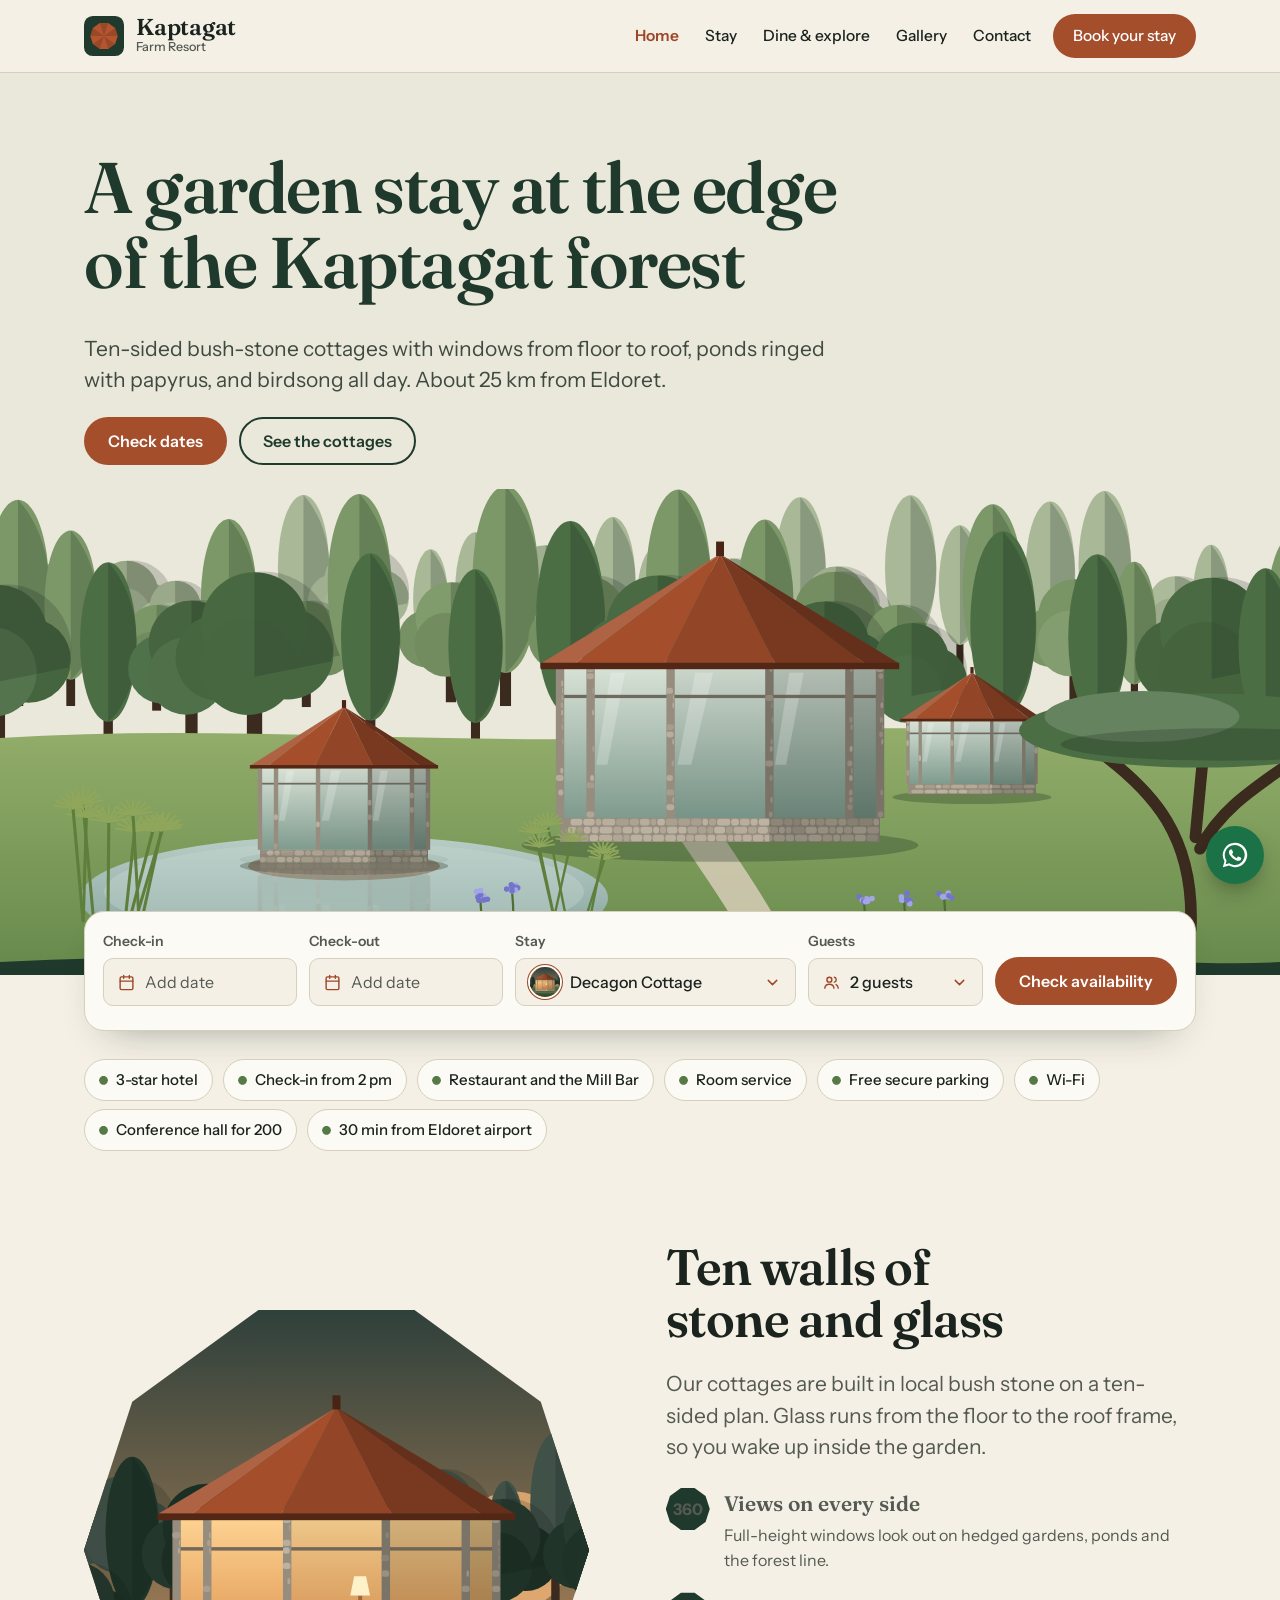
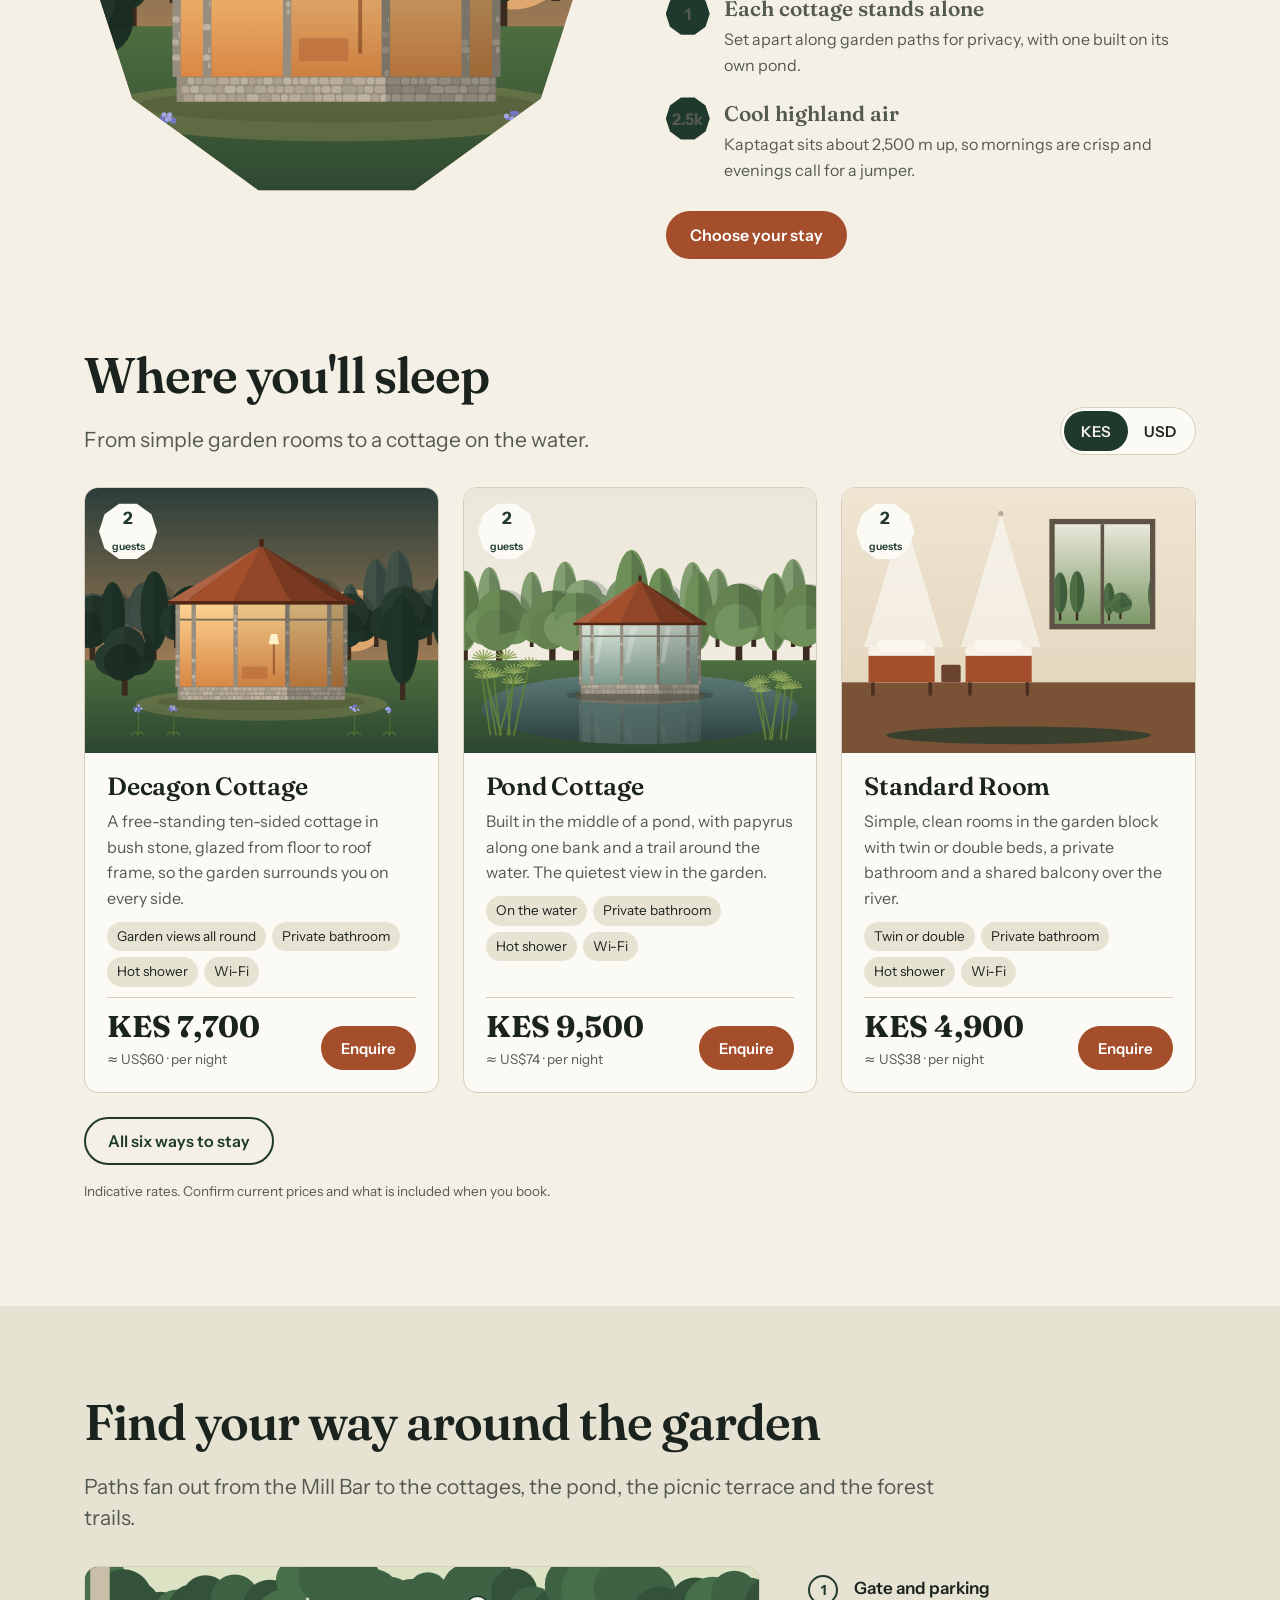
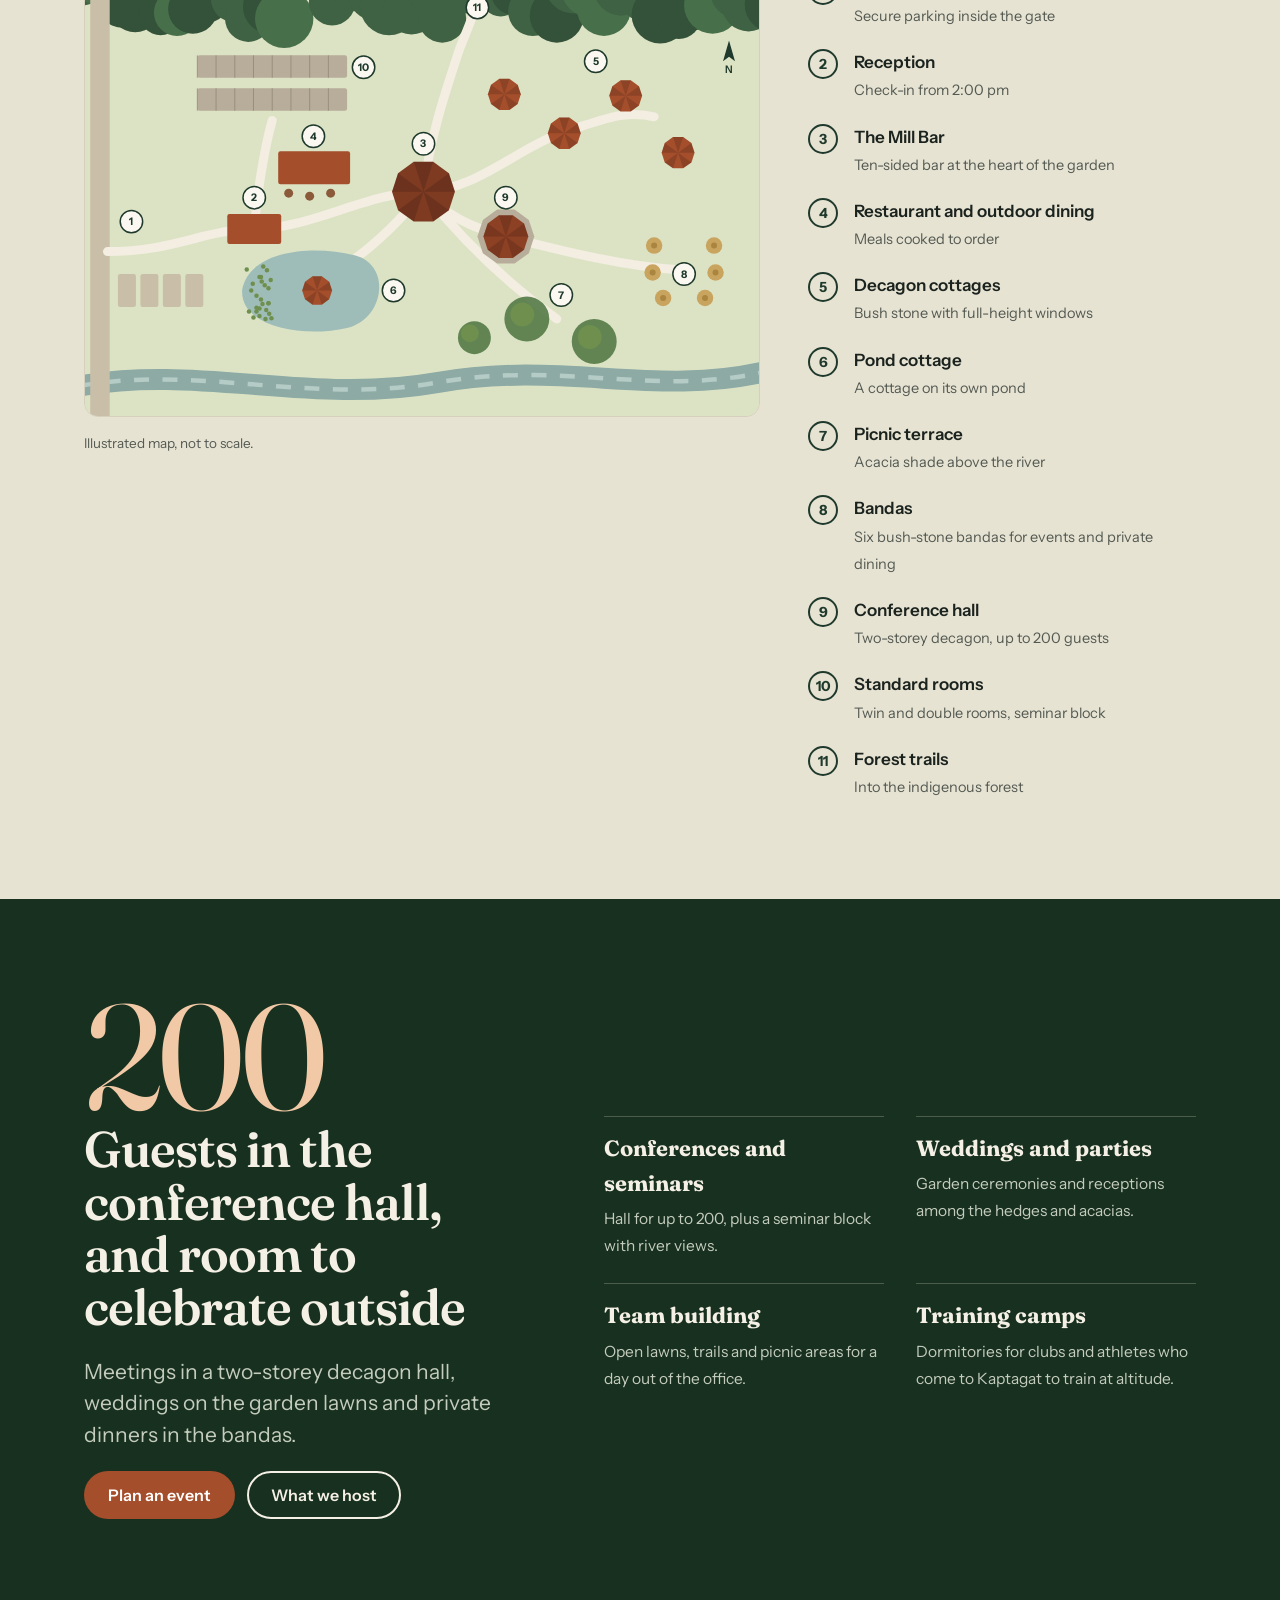
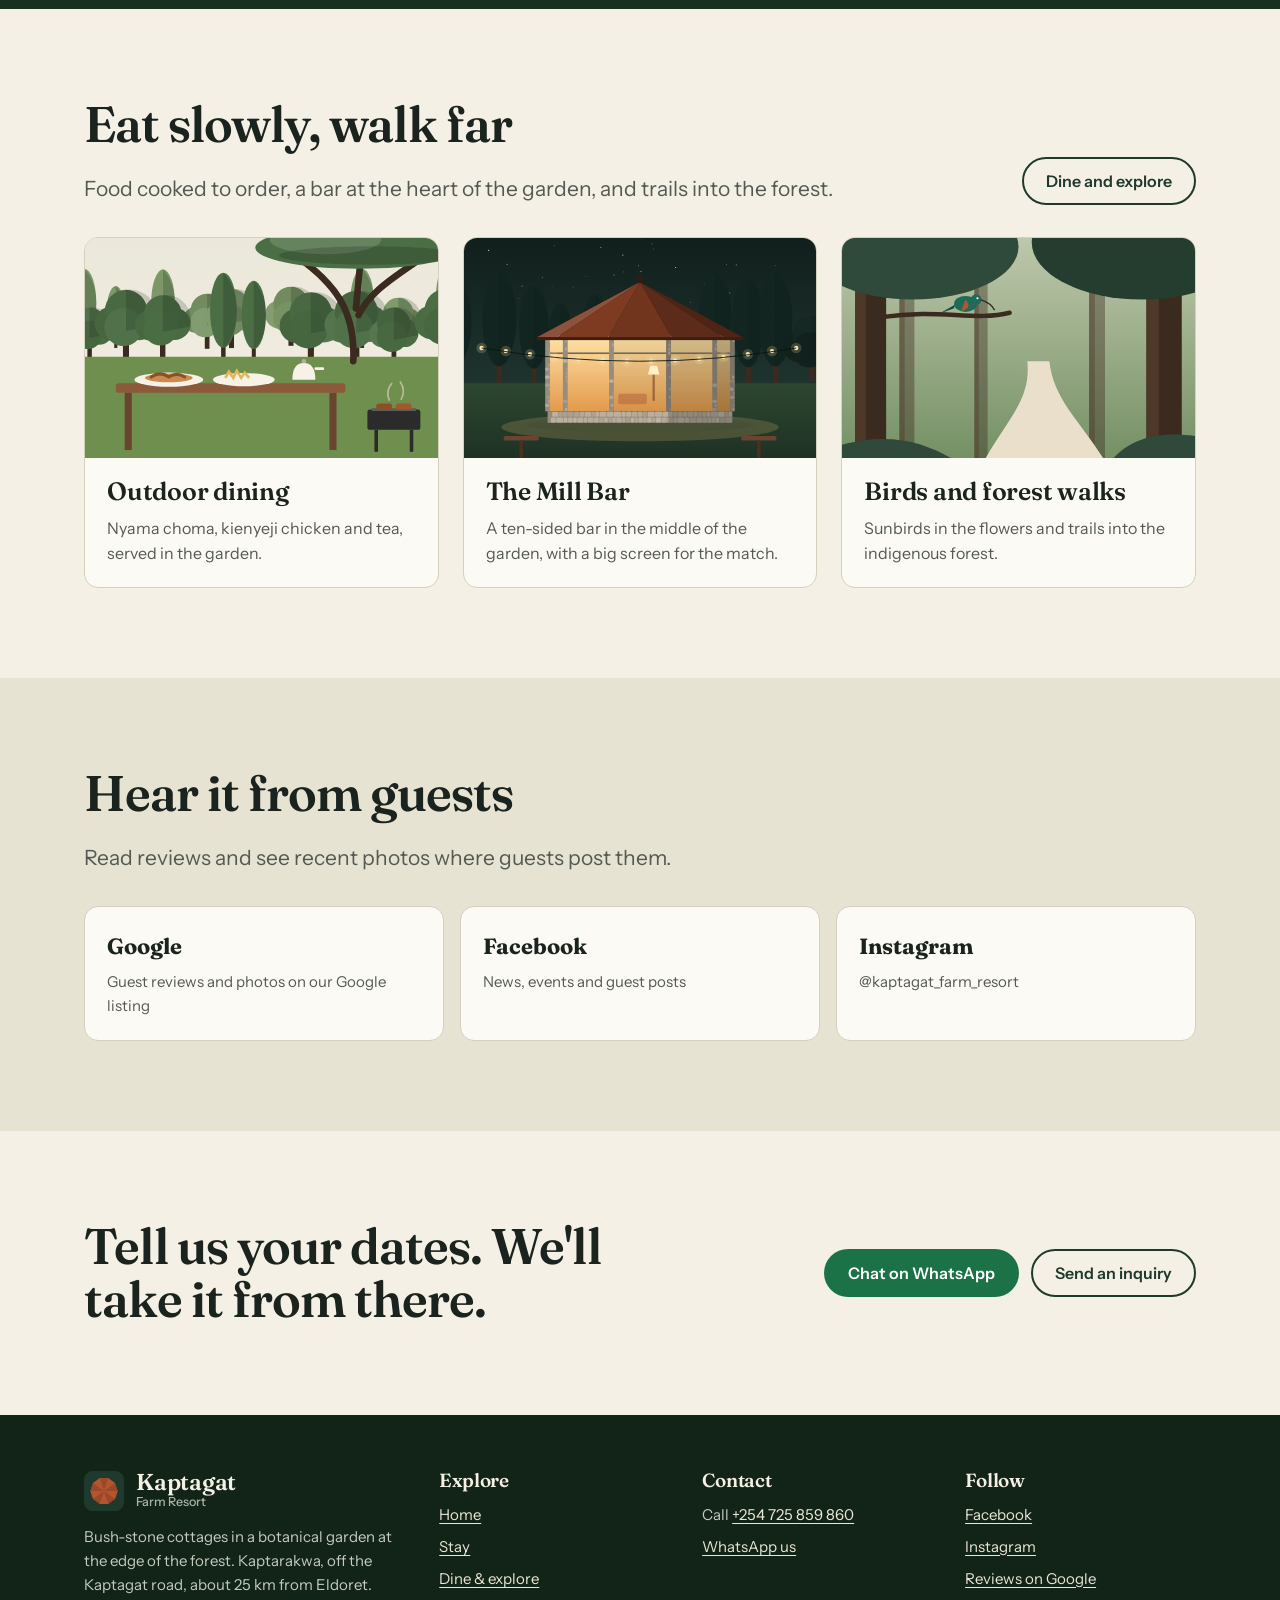
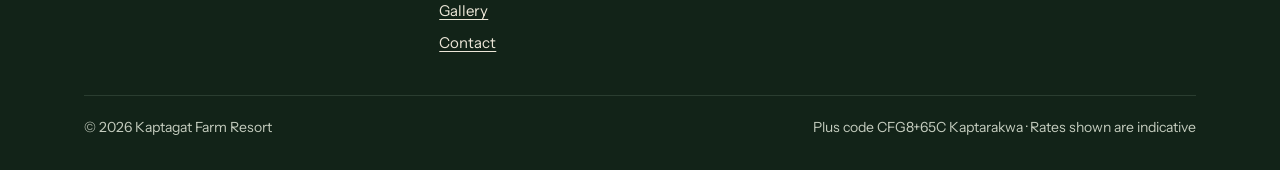
<file: index.html>
<!DOCTYPE html>
<html lang="en">
<head>
<meta charset="utf-8">
<meta name="viewport" content="width=device-width, initial-scale=1">
<title>Kaptagat Farm Resort | Garden cottages near Eldoret, Kenya</title>
<meta name="description" content="Ten-sided bush-stone cottages in a botanical garden at the edge of the forest, 25 km from Eldoret. Restaurant, the Mill Bar, conference hall for 200 and wedding grounds. Book direct.">
<link rel="canonical" href="https://kaptagatfarmresort.co.ke/">
<meta name="theme-color" content="#1F3A2C">
<meta property="og:type" content="website">
<meta property="og:site_name" content="Kaptagat Farm Resort">
<meta property="og:title" content="Kaptagat Farm Resort | Garden cottages near Eldoret, Kenya">
<meta property="og:description" content="Ten-sided bush-stone cottages in a botanical garden at the edge of the forest, 25 km from Eldoret. Restaurant, the Mill Bar, conference hall for 200 and wedding grounds. Book direct.">
<meta property="og:url" content="https://kaptagatfarmresort.co.ke/">
<meta property="og:image" content="https://kaptagatfarmresort.co.ke/img/og-image.jpg">
<meta name="twitter:card" content="summary_large_image">
<link rel="icon" href="img/favicon.svg" type="image/svg+xml">
<link rel="preconnect" href="https://fonts.googleapis.com">
<link rel="preconnect" href="https://fonts.gstatic.com" crossorigin>
<link rel="stylesheet" href="https://fonts.googleapis.com/css2?family=Fraunces:opsz,wght@9..144,500;9..144,600&amp;family=Instrument+Sans:wght@400;500;600;700&amp;display=swap">
<link rel="stylesheet" href="css/style.css">
<script type="application/ld+json">{
 "@context": "https://schema.org",
 "@type": "Hotel",
 "name": "Kaptagat Farm Resort",
 "description": "Bush-stone decagon cottages in a botanical garden at the edge of the forest near Eldoret, Kenya. Restaurant, the Mill Bar, conference hall and event grounds.",
 "url": "https://kaptagatfarmresort.co.ke",
 "telephone": "+254725859860",
 "starRating": {
  "@type": "Rating",
  "ratingValue": "3"
 },
 "address": {
  "@type": "PostalAddress",
  "streetAddress": "CFG8+65C Kaptarakwa",
  "addressLocality": "Eldoret",
  "addressRegion": "Uasin Gishu",
  "addressCountry": "KE"
 },
 "geo": {
  "@type": "GeoCoordinates",
  "latitude": 0.4256,
  "longitude": 35.4654
 },
 "checkinTime": "14:00",
 "checkoutTime": "10:00",
 "sameAs": [
  "https://www.facebook.com/Kaptagatfarmresort/",
  "https://www.instagram.com/kaptagat_farm_resort/"
 ],
 "amenityFeature": [
  {
   "@type": "LocationFeatureSpecification",
   "name": "Free parking",
   "value": true
  },
  {
   "@type": "LocationFeatureSpecification",
   "name": "Restaurant",
   "value": true
  },
  {
   "@type": "LocationFeatureSpecification",
   "name": "Bar",
   "value": true
  },
  {
   "@type": "LocationFeatureSpecification",
   "name": "Room service",
   "value": true
  },
  {
   "@type": "LocationFeatureSpecification",
   "name": "Free Wi-Fi",
   "value": true
  },
  {
   "@type": "LocationFeatureSpecification",
   "name": "Conference facilities",
   "value": true
  }
 ]
}</script>
</head>
<body>
<a class="skip" href="#main">Skip to content</a>
<header class="site-head">
  <div class="wrap head-in">
    <a class="brand" href="index.html" aria-label="Kaptagat Farm Resort, home"><svg viewBox="0 0 64 64" aria-hidden="true"><rect width="64" height="64" rx="14" fill="#1F3A2C"/><polygon points="54.0,32.0 49.8,44.9 38.8,52.9 25.2,52.9 14.2,44.9 10.0,32.0 14.2,19.1 25.2,11.1 38.8,11.1 49.8,19.1" fill="#B4552F"/><path d="M32 32 L49.8 44.9 L38.8 52.9Z" fill="#000" opacity=".14"/><path d="M32 32 L25.2 52.9 L14.2 44.9Z" fill="#000" opacity=".14"/><path d="M32 32 L10.0 32.0 L14.2 19.1Z" fill="#000" opacity=".14"/><path d="M32 32 L25.2 11.1 L38.8 11.1Z" fill="#000" opacity=".14"/><path d="M32 32 L49.8 19.1 L54.0 32.0Z" fill="#000" opacity=".14"/></svg><span>Kaptagat<small>Farm Resort</small></span></a>
    <button class="menu-btn" type="button" aria-expanded="false" aria-controls="nav">Menu</button>
    <nav id="nav" aria-label="Main">
      <a href="index.html">Home</a><a href="accommodations.html">Stay</a><a href="experiences.html">Dine &amp; explore</a><a href="gallery.html">Gallery</a><a href="contact.html">Contact</a>
      <a class="btn btn-sm" href="contact.html">Book your stay</a>
    </nav>
  </div>
</header>
<main id="main">

<section class="hero" aria-labelledby="h-hero">
  <img class="scene" src="img/hero.svg" alt="" width="1600" height="900" fetchpriority="high">
  <div class="wrap">
    <h1 id="h-hero">A garden stay at the edge of the Kaptagat forest</h1>
    <p class="lede">Ten-sided bush-stone cottages with windows from floor to roof, ponds ringed with papyrus, and birdsong all day. About 25 km from Eldoret.</p>
    <div class="acts"><a class="btn" href="#booking">Check dates</a><a class="btn ghost" href="accommodations.html">See the cottages</a></div>
  </div>
</section>
<section class="booking" id="booking" aria-labelledby="h-book">
  <div class="wrap">
    <h2 id="h-book" class="sr">Check availability</h2>
    <form id="booking-form" novalidate>
      <div class="field"><label for="bk-in">Check-in</label><input id="bk-in" type="date" required><div class="err" id="bk-in-err" aria-live="polite"></div></div>
      <div class="field"><label for="bk-out">Check-out</label><input id="bk-out" type="date" required><div class="err" id="bk-out-err" aria-live="polite"></div></div>
      <div class="field"><label for="bk-room">Stay</label><select id="bk-room"><option value="cottage">Decagon Cottage</option><option value="pond">Pond Cottage</option><option value="standard">Standard Room</option><option value="cabin">Deluxe Cabin</option><option value="villa">Garden Villa</option><option value="dorm">Dormitory</option></select></div>
      <div class="field"><label for="bk-guests">Guests</label><input id="bk-guests" type="number" inputmode="numeric" min="1" max="40" value="2"><div class="err" id="bk-guests-err" aria-live="polite"></div></div>
      <div class="field go"><button class="btn" type="submit">Check availability</button></div>
    </form>
    <ul class="facts" aria-label="At a glance">
      <li>3-star hotel</li><li>Check-in from 2 pm</li><li>Restaurant and the Mill Bar</li><li>Room service</li>
      <li>Free secure parking</li><li>Wi-Fi</li><li>Conference hall for 200</li><li>30 min from Eldoret airport</li>
    </ul>
  </div>
</section>
<dialog class="rvw" id="rvw" aria-labelledby="rvwT">
  <div class="rvw-img" id="rvwImg"></div>
  <div class="rvw-body">
    <button type="button" class="rvw-x" id="rvwX" aria-label="Close">×</button>
    <h3 id="rvwT">Your <em>stay</em></h3>
    <div class="tk"><div class="tk-d" id="rvwDates"></div><dl id="rvwList"></dl></div>
    <p class="rvw-fine">Send this on WhatsApp and we confirm availability and the final price. Nothing to pay to ask.</p>
    <div class="rvw-act"><button type="button" class="btn ghost" id="rvwEdit">Edit</button><a class="btn wa" id="rvwWa" href="#">Send on WhatsApp</a><a class="btn ghost" id="rvwMail" href="#" data-needs-email>Email us</a></div>
  </div>
</dialog>

<section class="band" aria-labelledby="h-sig">
  <div class="wrap sig">
    <div class="deca-frame"><img src="img/cottage.svg" alt="Illustration of a decagon cottage at dusk with its windows lit" width="800" height="600" loading="lazy"></div>
    <div>
      <h2 id="h-sig">Ten walls of stone and glass</h2>
      <p class="lede">Our cottages are built in local bush stone on a ten-sided plan. Glass runs from the floor to the roof frame, so you wake up inside the garden.</p>
      <ul class="points">
        <li><span class="ico" aria-hidden="true">360</span><span><b>Views on every side</b><span>Full-height windows look out on hedged gardens, ponds and the forest line.</span></span></li>
        <li><span class="ico" aria-hidden="true">1</span><span><b>Each cottage stands alone</b><span>Set apart along garden paths for privacy, with one built on its own pond.</span></span></li>
        <li><span class="ico" aria-hidden="true">2.5k</span><span><b>Cool highland air</b><span>Kaptagat sits about 2,500 m up, so mornings are crisp and evenings call for a jumper.</span></span></li>
      </ul>
      <a class="btn" href="accommodations.html">Choose your stay</a>
    </div>
  </div>
</section>

<section class="band" style="padding-top:0" aria-labelledby="h-rooms">
  <div class="wrap">
    <div class="sec-head"><div><h2 id="h-rooms">Where you'll sleep</h2><p class="lede">From simple garden rooms to a cottage on the water.</p></div><div class="cur" role="group" aria-label="Show prices in"><button type="button" data-cur="KES" aria-pressed="true">KES</button><button type="button" data-cur="USD" aria-pressed="false">USD</button></div></div>
    <div class="rooms"><article class="room" id="cottage">
  <img src="img/cottage.svg" alt="Decagon Cottage: illustration in place of a photo" width="800" height="600" loading="lazy">
  <div class="cap" aria-label="Sleeps 2">2<small>guests</small></div>
  <div class="room-body">
    <h3>Decagon Cottage</h3>
    <p>A free-standing ten-sided cottage in bush stone, glazed from floor to roof frame, so the garden surrounds you on every side.</p>
    <ul class="amen"><li>Garden views all round</li><li>Private bathroom</li><li>Hot shower</li><li>Wi-Fi</li></ul>
    <div class="price"><div><b data-kes="7700" data-unit="per night">KES 7,700</b><small data-alt></small></div>
      <a class="btn btn-sm" href="contact.html">Enquire</a></div>
  </div>
</article><article class="room" id="pond">
  <img src="img/pond-cottage.svg" alt="Pond Cottage: illustration in place of a photo" width="800" height="600" loading="lazy">
  <div class="cap" aria-label="Sleeps 2">2<small>guests</small></div>
  <div class="room-body">
    <h3>Pond Cottage</h3>
    <p>Built in the middle of a pond, with papyrus along one bank and a trail around the water. The quietest view in the garden.</p>
    <ul class="amen"><li>On the water</li><li>Private bathroom</li><li>Hot shower</li><li>Wi-Fi</li></ul>
    <div class="price"><div><b data-kes="9500" data-unit="per night">KES 9,500</b><small data-alt></small></div>
      <a class="btn btn-sm" href="contact.html">Enquire</a></div>
  </div>
</article><article class="room" id="standard">
  <img src="img/room.svg" alt="Standard Room: illustration in place of a photo" width="800" height="600" loading="lazy">
  <div class="cap" aria-label="Sleeps 2">2<small>guests</small></div>
  <div class="room-body">
    <h3>Standard Room</h3>
    <p>Simple, clean rooms in the garden block with twin or double beds, a private bathroom and a shared balcony over the river.</p>
    <ul class="amen"><li>Twin or double</li><li>Private bathroom</li><li>Hot shower</li><li>Wi-Fi</li></ul>
    <div class="price"><div><b data-kes="4900" data-unit="per night">KES 4,900</b><small data-alt></small></div>
      <a class="btn btn-sm" href="contact.html">Enquire</a></div>
  </div>
</article></div>
    <div class="acts" style="margin-top:24px"><a class="btn ghost" href="accommodations.html">All six ways to stay</a></div>
    <p class="note">Indicative rates. Confirm current prices and what is included when you book.</p>
  </div>
</section>

<section class="band tint" id="grounds" aria-labelledby="h-map">
  <div class="wrap">
    <div class="sec-head"><div><h2 id="h-map">Find your way around the garden</h2><p class="lede">Paths fan out from the Mill Bar to the cottages, the pond, the picnic terrace and the forest trails.</p></div></div>
    <div class="mapgrid">
      <div><svg viewBox="0 0 900 600" role="img" aria-labelledby="map-t" class="estate"><title id="map-t">Illustrated map of the resort grounds, numbered to match the list</title><rect width="900" height="600" fill="#DCE3C4"/><circle cx="-2" cy="22" r="29" fill="#3E6243"/><circle cx="18" cy="15" r="36" fill="#47704A"/><circle cx="51" cy="42" r="39" fill="#335239"/><circle cx="67" cy="53" r="34" fill="#335239"/><circle cx="101" cy="62" r="29" fill="#335239"/><circle cx="123" cy="61" r="31" fill="#47704A"/><circle cx="144" cy="56" r="33" fill="#335239"/><circle cx="161" cy="43" r="32" fill="#335239"/><circle cx="200" cy="42" r="32" fill="#3E6243"/><circle cx="218" cy="69" r="31" fill="#3E6243"/><circle cx="247" cy="53" r="36" fill="#335239"/><circle cx="266" cy="69" r="39" fill="#47704A"/><circle cx="283" cy="17" r="28" fill="#47704A"/><circle cx="317" cy="15" r="32" fill="#3E6243"/><circle cx="330" cy="47" r="31" fill="#3E6243"/><circle cx="360" cy="22" r="37" fill="#3E6243"/><circle cx="386" cy="37" r="34" fill="#3E6243"/><circle cx="406" cy="52" r="39" fill="#3E6243"/><circle cx="436" cy="53" r="37" fill="#3E6243"/><circle cx="458" cy="34" r="27" fill="#3E6243"/><circle cx="477" cy="69" r="32" fill="#3E6243"/><circle cx="510" cy="29" r="33" fill="#3E6243"/><circle cx="534" cy="17" r="38" fill="#3E6243"/><circle cx="555" cy="40" r="26" fill="#3E6243"/><circle cx="573" cy="33" r="31" fill="#335239"/><circle cx="598" cy="59" r="33" fill="#3E6243"/><circle cx="630" cy="65" r="36" fill="#335239"/><circle cx="652" cy="24" r="38" fill="#3E6243"/><circle cx="674" cy="29" r="38" fill="#47704A"/><circle cx="693" cy="56" r="36" fill="#47704A"/><circle cx="716" cy="28" r="37" fill="#3E6243"/><circle cx="750" cy="35" r="39" fill="#3E6243"/><circle cx="768" cy="64" r="38" fill="#335239"/><circle cx="793" cy="66" r="30" fill="#335239"/><circle cx="815" cy="49" r="35" fill="#335239"/><circle cx="838" cy="51" r="38" fill="#47704A"/><circle cx="867" cy="36" r="31" fill="#3E6243"/><circle cx="886" cy="50" r="36" fill="#3E6243"/><circle cx="918" cy="50" r="37" fill="#335239"/><circle cx="939" cy="55" r="38" fill="#3E6243"/><path d="M-10 560 C150 530 300 585 470 555 C640 525 760 575 910 540" stroke="#8DAAA5" stroke-width="28" fill="none"/><path d="M-10 560 C150 530 300 585 470 555 C640 525 760 575 910 540" stroke="#B4CBC6" stroke-width="6" fill="none" stroke-dasharray="20 18"/><path d="M20 0 L20 600" stroke="#C9BEA8" stroke-width="26"/><path d="M30 380 C120 380 160 350 226 350 C300 350 380 300 452 300" stroke="#F4EEE2" stroke-width="12" fill="none" stroke-linecap="round"/><path d="M452 300 C520 300 580 240 640 220 C690 205 720 190 760 200" stroke="#F4EEE2" stroke-width="12" fill="none" stroke-linecap="round"/><path d="M452 300 C480 330 520 350 562 360 C640 380 720 400 800 405" stroke="#F4EEE2" stroke-width="12" fill="none" stroke-linecap="round"/><path d="M452 300 C420 340 380 380 330 410" stroke="#F4EEE2" stroke-width="12" fill="none" stroke-linecap="round"/><path d="M452 300 C500 360 560 420 630 470" stroke="#F4EEE2" stroke-width="12" fill="none" stroke-linecap="round"/><path d="M452 300 C460 230 480 170 500 110 L520 60" stroke="#F4EEE2" stroke-width="12" fill="none" stroke-linecap="round"/><path d="M226 350 C230 300 240 240 250 205" stroke="#F4EEE2" stroke-width="12" fill="none" stroke-linecap="round"/><rect x="44" y="410" width="24" height="44" rx="3" fill="#C9BEA8"/><rect x="74" y="410" width="24" height="44" rx="3" fill="#C9BEA8"/><rect x="104" y="410" width="24" height="44" rx="3" fill="#C9BEA8"/><rect x="134" y="410" width="24" height="44" rx="3" fill="#C9BEA8"/><rect x="150" y="118" width="200" height="30" rx="3" fill="#B8AD9B"/><rect x="150" y="162" width="200" height="30" rx="3" fill="#B8AD9B"/><line x1="150" y1="118" x2="150" y2="148" stroke="#8F8574"/><line x1="150" y1="162" x2="150" y2="192" stroke="#8F8574"/><line x1="175" y1="118" x2="175" y2="148" stroke="#8F8574"/><line x1="175" y1="162" x2="175" y2="192" stroke="#8F8574"/><line x1="200" y1="118" x2="200" y2="148" stroke="#8F8574"/><line x1="200" y1="162" x2="200" y2="192" stroke="#8F8574"/><line x1="225" y1="118" x2="225" y2="148" stroke="#8F8574"/><line x1="225" y1="162" x2="225" y2="192" stroke="#8F8574"/><line x1="250" y1="118" x2="250" y2="148" stroke="#8F8574"/><line x1="250" y1="162" x2="250" y2="192" stroke="#8F8574"/><line x1="275" y1="118" x2="275" y2="148" stroke="#8F8574"/><line x1="275" y1="162" x2="275" y2="192" stroke="#8F8574"/><line x1="300" y1="118" x2="300" y2="148" stroke="#8F8574"/><line x1="300" y1="162" x2="300" y2="192" stroke="#8F8574"/><line x1="325" y1="118" x2="325" y2="148" stroke="#8F8574"/><line x1="325" y1="162" x2="325" y2="192" stroke="#8F8574"/><rect x="190" y="330" width="72" height="40" rx="3" fill="#A44E2C"/><rect x="258" y="246" width="96" height="44" rx="3" fill="#A44E2C"/><circle cx="272" cy="302" r="6" fill="#8A5A3B"/><circle cx="300" cy="306" r="6" fill="#8A5A3B"/><circle cx="328" cy="302" r="6" fill="#8A5A3B"/><polygon points="494.0,300.0 486.0,324.7 465.0,339.9 439.0,339.9 418.0,324.7 410.0,300.0 418.0,275.3 439.0,260.1 465.0,260.1 486.0,275.3" fill="#7E3B22"/><path d="M452 300 L486.0 324.7 L465.0 339.9Z" fill="#000" opacity=".14"/><path d="M452 300 L439.0 339.9 L418.0 324.7Z" fill="#000" opacity=".14"/><path d="M452 300 L410.0 300.0 L418.0 275.3Z" fill="#000" opacity=".14"/><path d="M452 300 L439.0 260.1 L465.0 260.1Z" fill="#000" opacity=".14"/><path d="M452 300 L486.0 275.3 L494.0 300.0Z" fill="#000" opacity=".14"/><polygon points="582.0,170.0 577.8,182.9 566.8,190.9 553.2,190.9 542.2,182.9 538.0,170.0 542.2,157.1 553.2,149.1 566.8,149.1 577.8,157.1" fill="#A44E2C"/><path d="M560 170 L577.8 182.9 L566.8 190.9Z" fill="#000" opacity=".14"/><path d="M560 170 L553.2 190.9 L542.2 182.9Z" fill="#000" opacity=".14"/><path d="M560 170 L538.0 170.0 L542.2 157.1Z" fill="#000" opacity=".14"/><path d="M560 170 L553.2 149.1 L566.8 149.1Z" fill="#000" opacity=".14"/><path d="M560 170 L577.8 157.1 L582.0 170.0Z" fill="#000" opacity=".14"/><polygon points="662.0,222.0 657.8,234.9 646.8,242.9 633.2,242.9 622.2,234.9 618.0,222.0 622.2,209.1 633.2,201.1 646.8,201.1 657.8,209.1" fill="#A44E2C"/><path d="M640 222 L657.8 234.9 L646.8 242.9Z" fill="#000" opacity=".14"/><path d="M640 222 L633.2 242.9 L622.2 234.9Z" fill="#000" opacity=".14"/><path d="M640 222 L618.0 222.0 L622.2 209.1Z" fill="#000" opacity=".14"/><path d="M640 222 L633.2 201.1 L646.8 201.1Z" fill="#000" opacity=".14"/><path d="M640 222 L657.8 209.1 L662.0 222.0Z" fill="#000" opacity=".14"/><polygon points="744.0,172.0 739.8,184.9 728.8,192.9 715.2,192.9 704.2,184.9 700.0,172.0 704.2,159.1 715.2,151.1 728.8,151.1 739.8,159.1" fill="#A44E2C"/><path d="M722 172 L739.8 184.9 L728.8 192.9Z" fill="#000" opacity=".14"/><path d="M722 172 L715.2 192.9 L704.2 184.9Z" fill="#000" opacity=".14"/><path d="M722 172 L700.0 172.0 L704.2 159.1Z" fill="#000" opacity=".14"/><path d="M722 172 L715.2 151.1 L728.8 151.1Z" fill="#000" opacity=".14"/><path d="M722 172 L739.8 159.1 L744.0 172.0Z" fill="#000" opacity=".14"/><polygon points="814.0,248.0 809.8,260.9 798.8,268.9 785.2,268.9 774.2,260.9 770.0,248.0 774.2,235.1 785.2,227.1 798.8,227.1 809.8,235.1" fill="#A44E2C"/><path d="M792 248 L809.8 260.9 L798.8 268.9Z" fill="#000" opacity=".14"/><path d="M792 248 L785.2 268.9 L774.2 260.9Z" fill="#000" opacity=".14"/><path d="M792 248 L770.0 248.0 L774.2 235.1Z" fill="#000" opacity=".14"/><path d="M792 248 L785.2 227.1 L798.8 227.1Z" fill="#000" opacity=".14"/><path d="M792 248 L809.8 235.1 L814.0 248.0Z" fill="#000" opacity=".14"/><polygon points="600.0,360.0 592.7,382.3 573.7,396.1 550.3,396.1 531.3,382.3 524.0,360.0 531.3,337.7 550.3,323.9 573.7,323.9 592.7,337.7" fill="#B8AD9B"/><polygon points="592.0,360.0 586.3,377.6 571.3,388.5 552.7,388.5 537.7,377.6 532.0,360.0 537.7,342.4 552.7,331.5 571.3,331.5 586.3,342.4" fill="#8C4024"/><path d="M562 360 L586.3 377.6 L571.3 388.5Z" fill="#000" opacity=".14"/><path d="M562 360 L552.7 388.5 L537.7 377.6Z" fill="#000" opacity=".14"/><path d="M562 360 L532.0 360.0 L537.7 342.4Z" fill="#000" opacity=".14"/><path d="M562 360 L552.7 331.5 L571.3 331.5Z" fill="#000" opacity=".14"/><path d="M562 360 L586.3 342.4 L592.0 360.0Z" fill="#000" opacity=".14"/><path d="M210 430 C220 380 300 370 360 385 C410 398 400 470 350 482 C290 496 205 480 210 430Z" fill="#9FBDB8"/><circle cx="229" cy="460" r="3" fill="#6E8F4E"/><circle cx="238" cy="400" r="3" fill="#6E8F4E"/><circle cx="233" cy="414" r="3" fill="#6E8F4E"/><circle cx="233" cy="466" r="3" fill="#6E8F4E"/><circle cx="249" cy="469" r="3" fill="#6E8F4E"/><circle cx="233" cy="456" r="3" fill="#6E8F4E"/><circle cx="248" cy="418" r="3" fill="#6E8F4E"/><circle cx="245" cy="429" r="3" fill="#6E8F4E"/><circle cx="235" cy="444" r="3" fill="#6E8F4E"/><circle cx="242" cy="458" r="3" fill="#6E8F4E"/><circle cx="236" cy="420" r="3" fill="#6E8F4E"/><circle cx="241" cy="470" r="3" fill="#6E8F4E"/><circle cx="243" cy="405" r="3" fill="#6E8F4E"/><circle cx="216" cy="404" r="3" fill="#6E8F4E"/><circle cx="225" cy="468" r="3" fill="#6E8F4E"/><circle cx="237" cy="450" r="3" fill="#6E8F4E"/><circle cx="235" cy="414" r="3" fill="#6E8F4E"/><circle cx="219" cy="460" r="3" fill="#6E8F4E"/><circle cx="229" cy="455" r="3" fill="#6E8F4E"/><circle cx="224" cy="423" r="3" fill="#6E8F4E"/><circle cx="246" cy="463" r="3" fill="#6E8F4E"/><circle cx="245" cy="449" r="3" fill="#6E8F4E"/><circle cx="229" cy="439" r="3" fill="#6E8F4E"/><circle cx="240" cy="425" r="3" fill="#6E8F4E"/><circle cx="222" cy="432" r="3" fill="#6E8F4E"/><circle cx="245" cy="449" r="3" fill="#6E8F4E"/><polygon points="330.0,432.0 326.2,443.8 316.2,451.0 303.8,451.0 293.8,443.8 290.0,432.0 293.8,420.2 303.8,413.0 316.2,413.0 326.2,420.2" fill="#A44E2C"/><path d="M310 432 L326.2 443.8 L316.2 451.0Z" fill="#000" opacity=".14"/><path d="M310 432 L303.8 451.0 L293.8 443.8Z" fill="#000" opacity=".14"/><path d="M310 432 L290.0 432.0 L293.8 420.2Z" fill="#000" opacity=".14"/><path d="M310 432 L303.8 413.0 L316.2 413.0Z" fill="#000" opacity=".14"/><path d="M310 432 L326.2 420.2 L330.0 432.0Z" fill="#000" opacity=".14"/><circle cx="590" cy="470" r="30" fill="#557A46" opacity=".9"/><circle cx="584" cy="464" r="16" fill="#6E8F4E"/><circle cx="680" cy="500" r="30" fill="#557A46" opacity=".9"/><circle cx="674" cy="494" r="16" fill="#6E8F4E"/><circle cx="520" cy="495" r="22" fill="#557A46" opacity=".9"/><circle cx="514" cy="489" r="12" fill="#6E8F4E"/><circle cx="760" cy="372" r="11" fill="#C9A45E"/><circle cx="760" cy="372" r="4" fill="#A9853F"/><circle cx="758" cy="408" r="11" fill="#C9A45E"/><circle cx="758" cy="408" r="4" fill="#A9853F"/><circle cx="772" cy="442" r="11" fill="#C9A45E"/><circle cx="772" cy="442" r="4" fill="#A9853F"/><circle cx="828" cy="442" r="11" fill="#C9A45E"/><circle cx="828" cy="442" r="4" fill="#A9853F"/><circle cx="842" cy="408" r="11" fill="#C9A45E"/><circle cx="842" cy="408" r="4" fill="#A9853F"/><circle cx="840" cy="372" r="11" fill="#C9A45E"/><circle cx="840" cy="372" r="4" fill="#A9853F"/><g transform="translate(860 120)"><path d="M0 -22 L8 6 L0 0 L-8 6Z" fill="#1F3A2C"/><text x="0" y="22" text-anchor="middle" font-size="14" font-family="Instrument Sans,system-ui,sans-serif" fill="#1F3A2C" font-weight="600">N</text></g><g class="pin" data-pin="1"><circle cx="62" cy="340" r="15" fill="#FBF8F1" stroke="#1F3A2C" stroke-width="2"/><text x="62" y="345" text-anchor="middle" font-size="14" font-weight="700" font-family="Instrument Sans,system-ui,sans-serif" fill="#1F3A2C">1</text></g><g class="pin" data-pin="2"><circle cx="226" cy="308" r="15" fill="#FBF8F1" stroke="#1F3A2C" stroke-width="2"/><text x="226" y="313" text-anchor="middle" font-size="14" font-weight="700" font-family="Instrument Sans,system-ui,sans-serif" fill="#1F3A2C">2</text></g><g class="pin" data-pin="3"><circle cx="452" cy="236" r="15" fill="#FBF8F1" stroke="#1F3A2C" stroke-width="2"/><text x="452" y="241" text-anchor="middle" font-size="14" font-weight="700" font-family="Instrument Sans,system-ui,sans-serif" fill="#1F3A2C">3</text></g><g class="pin" data-pin="4"><circle cx="305" cy="226" r="15" fill="#FBF8F1" stroke="#1F3A2C" stroke-width="2"/><text x="305" y="231" text-anchor="middle" font-size="14" font-weight="700" font-family="Instrument Sans,system-ui,sans-serif" fill="#1F3A2C">4</text></g><g class="pin" data-pin="5"><circle cx="682" cy="126" r="15" fill="#FBF8F1" stroke="#1F3A2C" stroke-width="2"/><text x="682" y="131" text-anchor="middle" font-size="14" font-weight="700" font-family="Instrument Sans,system-ui,sans-serif" fill="#1F3A2C">5</text></g><g class="pin" data-pin="6"><circle cx="412" cy="432" r="15" fill="#FBF8F1" stroke="#1F3A2C" stroke-width="2"/><text x="412" y="437" text-anchor="middle" font-size="14" font-weight="700" font-family="Instrument Sans,system-ui,sans-serif" fill="#1F3A2C">6</text></g><g class="pin" data-pin="7"><circle cx="636" cy="438" r="15" fill="#FBF8F1" stroke="#1F3A2C" stroke-width="2"/><text x="636" y="443" text-anchor="middle" font-size="14" font-weight="700" font-family="Instrument Sans,system-ui,sans-serif" fill="#1F3A2C">7</text></g><g class="pin" data-pin="8"><circle cx="800" cy="410" r="15" fill="#FBF8F1" stroke="#1F3A2C" stroke-width="2"/><text x="800" y="415" text-anchor="middle" font-size="14" font-weight="700" font-family="Instrument Sans,system-ui,sans-serif" fill="#1F3A2C">8</text></g><g class="pin" data-pin="9"><circle cx="562" cy="308" r="15" fill="#FBF8F1" stroke="#1F3A2C" stroke-width="2"/><text x="562" y="313" text-anchor="middle" font-size="14" font-weight="700" font-family="Instrument Sans,system-ui,sans-serif" fill="#1F3A2C">9</text></g><g class="pin" data-pin="10"><circle cx="372" cy="134" r="15" fill="#FBF8F1" stroke="#1F3A2C" stroke-width="2"/><text x="372" y="139" text-anchor="middle" font-size="14" font-weight="700" font-family="Instrument Sans,system-ui,sans-serif" fill="#1F3A2C">10</text></g><g class="pin" data-pin="11"><circle cx="524" cy="54" r="15" fill="#FBF8F1" stroke="#1F3A2C" stroke-width="2"/><text x="524" y="59" text-anchor="middle" font-size="14" font-weight="700" font-family="Instrument Sans,system-ui,sans-serif" fill="#1F3A2C">11</text></g></svg><p class="note">Illustrated map, not to scale.</p></div>
      <ol class="legend"><li data-pin="1" tabindex="0"><span>1</span><span><b>Gate and parking</b><small>Secure parking inside the gate</small></span></li><li data-pin="2" tabindex="0"><span>2</span><span><b>Reception</b><small>Check-in from 2:00 pm</small></span></li><li data-pin="3" tabindex="0"><span>3</span><span><b>The Mill Bar</b><small>Ten-sided bar at the heart of the garden</small></span></li><li data-pin="4" tabindex="0"><span>4</span><span><b>Restaurant and outdoor dining</b><small>Meals cooked to order</small></span></li><li data-pin="5" tabindex="0"><span>5</span><span><b>Decagon cottages</b><small>Bush stone with full-height windows</small></span></li><li data-pin="6" tabindex="0"><span>6</span><span><b>Pond cottage</b><small>A cottage on its own pond</small></span></li><li data-pin="7" tabindex="0"><span>7</span><span><b>Picnic terrace</b><small>Acacia shade above the river</small></span></li><li data-pin="8" tabindex="0"><span>8</span><span><b>Bandas</b><small>Six bush-stone bandas for events and private dining</small></span></li><li data-pin="9" tabindex="0"><span>9</span><span><b>Conference hall</b><small>Two-storey decagon, up to 200 guests</small></span></li><li data-pin="10" tabindex="0"><span>10</span><span><b>Standard rooms</b><small>Twin and double rooms, seminar block</small></span></li><li data-pin="11" tabindex="0"><span>11</span><span><b>Forest trails</b><small>Into the indigenous forest</small></span></li></ol>
    </div>
  </div>
</section>

<section class="band dark" aria-labelledby="h-ev">
  <div class="wrap events">
    <div>
      <div class="big" aria-hidden="true">200</div>
      <h2 id="h-ev">Guests in the conference hall, and room to celebrate outside</h2>
      <p class="lede">Meetings in a two-storey decagon hall, weddings on the garden lawns and private dinners in the bandas.</p>
      <div class="acts"><a class="btn" href="contact.html">Plan an event</a><a class="btn ghost" href="experiences.html#events">What we host</a></div>
    </div>
    <ul class="ev-list">
      <li><b>Conferences and seminars</b><span>Hall for up to 200, plus a seminar block with river views.</span></li>
      <li><b>Weddings and parties</b><span>Garden ceremonies and receptions among the hedges and acacias.</span></li>
      <li><b>Team building</b><span>Open lawns, trails and picnic areas for a day out of the office.</span></li>
      <li><b>Training camps</b><span>Dormitories for clubs and athletes who come to Kaptagat to train at altitude.</span></li>
    </ul>
  </div>
</section>

<section class="band" aria-labelledby="h-do">
  <div class="wrap">
    <div class="sec-head"><div><h2 id="h-do">Eat slowly, walk far</h2><p class="lede">Food cooked to order, a bar at the heart of the garden, and trails into the forest.</p></div><a class="btn ghost" href="experiences.html">Dine and explore</a></div>
    <div class="exp-grid">
      <a class="exp" href="experiences.html#dining" style="text-decoration:none;color:inherit"><img src="img/dining.svg" alt="Illustration of outdoor dining under an acacia" width="800" height="600" loading="lazy"><div><h3>Outdoor dining</h3><p>Nyama choma, kienyeji chicken and tea, served in the garden.</p></div></a>
      <a class="exp" href="experiences.html#millbar" style="text-decoration:none;color:inherit"><img src="img/millbar.svg" alt="Illustration of the Mill Bar at night" width="800" height="600" loading="lazy"><div><h3>The Mill Bar</h3><p>A ten-sided bar in the middle of the garden, with a big screen for the match.</p></div></a>
      <a class="exp" href="experiences.html#nature" style="text-decoration:none;color:inherit"><img src="img/forest.svg" alt="Illustration of a forest trail with a sunbird" width="800" height="600" loading="lazy"><div><h3>Birds and forest walks</h3><p>Sunbirds in the flowers and trails into the indigenous forest.</p></div></a>
    </div>
  </div>
</section>

<section class="band tint" aria-labelledby="h-rev">
  <div class="wrap">
    <div class="sec-head"><div><h2 id="h-rev">Hear it from guests</h2><p class="lede">Read reviews and see recent photos where guests post them.</p></div></div>
    <div class="social">
      <a href="https://www.google.co.ke/travel/hotels/entity/CgoIy7v0kISag-1pEAE"><b>Google</b><span>Guest reviews and photos on our Google listing</span></a>
      <a href="https://www.facebook.com/Kaptagatfarmresort/"><b>Facebook</b><span>News, events and guest posts</span></a>
      <a href="https://www.instagram.com/kaptagat_farm_resort/"><b>Instagram</b><span>@kaptagat_farm_resort</span></a>
    </div>
  </div>
</section>

<section class="band" aria-labelledby="h-cta">
  <div class="wrap cta">
    <h2 id="h-cta">Tell us your dates. We'll take it from there.</h2>
    <div class="acts"><a class="btn wa" data-wa="" href="#">Chat on WhatsApp</a><a class="btn ghost" href="contact.html">Send an inquiry</a></div>
  </div>
</section>
</main>
<footer class="site-foot">
  <div class="wrap">
    <div class="foot-grid">
      <div>
        <a class="brand" href="index.html" style="color:#F5F0E6"><svg viewBox="0 0 64 64" aria-hidden="true"><rect width="64" height="64" rx="14" fill="#1F3A2C"/><polygon points="54.0,32.0 49.8,44.9 38.8,52.9 25.2,52.9 14.2,44.9 10.0,32.0 14.2,19.1 25.2,11.1 38.8,11.1 49.8,19.1" fill="#B4552F"/><path d="M32 32 L49.8 44.9 L38.8 52.9Z" fill="#000" opacity=".14"/><path d="M32 32 L25.2 52.9 L14.2 44.9Z" fill="#000" opacity=".14"/><path d="M32 32 L10.0 32.0 L14.2 19.1Z" fill="#000" opacity=".14"/><path d="M32 32 L25.2 11.1 L38.8 11.1Z" fill="#000" opacity=".14"/><path d="M32 32 L49.8 19.1 L54.0 32.0Z" fill="#000" opacity=".14"/></svg><span>Kaptagat<small style="color:#A9B4A6">Farm Resort</small></span></a>
        <p style="margin-top:14px">Bush-stone cottages in a botanical garden at the edge of the forest. Kaptarakwa, off the Kaptagat road, about 25 km from Eldoret.</p>
      </div>
      <div><h3>Explore</h3><ul><li><a href="index.html">Home</a></li><li><a href="accommodations.html">Stay</a></li><li><a href="experiences.html">Dine &amp; explore</a></li><li><a href="gallery.html">Gallery</a></li><li><a href="contact.html">Contact</a></li></ul></div>
      <div><h3>Contact</h3><ul>
        <li>Call <a data-tel href="#"></a></li>
        <li><a data-wa="" href="#">WhatsApp us</a></li>
        <li data-needs-email><a data-email href="#"></a></li>
      </ul></div>
      <div><h3>Follow</h3><ul>
        <li><a href="https://www.facebook.com/Kaptagatfarmresort/">Facebook</a></li>
        <li><a href="https://www.instagram.com/kaptagat_farm_resort/">Instagram</a></li>
        <li><a href="https://www.google.co.ke/travel/hotels/entity/CgoIy7v0kISag-1pEAE">Reviews on Google</a></li>
      </ul></div>
    </div>
    <div class="foot-base"><span>© <span data-year></span> Kaptagat Farm Resort</span><span>Plus code CFG8+65C Kaptarakwa · Rates shown are indicative</span></div>
  </div>
</footer>
<a class="wa-float" data-wa="" href="#" aria-label="Chat with us on WhatsApp"><svg viewBox="0 0 32 32" aria-hidden="true"><path fill="#fff" d="M16 3a13 13 0 0 0-11.2 19.6L3 29l6.6-1.7A13 13 0 1 0 16 3zm0 23.6c-2 0-4-.6-5.7-1.6l-.4-.2-3.9 1 1-3.8-.3-.4A10.6 10.6 0 1 1 16 26.6zm5.8-7.9c-.3-.2-1.9-.9-2.2-1s-.5-.2-.7.2-.8 1-1 1.2-.4.2-.7 0a8.7 8.7 0 0 1-4.3-3.8c-.3-.6.3-.5 1-1.7.1-.2 0-.4 0-.6l-1-2.4c-.3-.6-.5-.5-.7-.5h-.6a1.2 1.2 0 0 0-.9.4 3.6 3.6 0 0 0-1.1 2.7 6.3 6.3 0 0 0 1.3 3.3 14.4 14.4 0 0 0 5.5 4.9c2 .9 2.8.9 3.8.8a3.3 3.3 0 0 0 2.2-1.5 2.7 2.7 0 0 0 .2-1.5c-.1-.2-.3-.3-.6-.5z"/></svg></a>
<script src="js/main.js" defer></script>
</body>
</html>
</file>
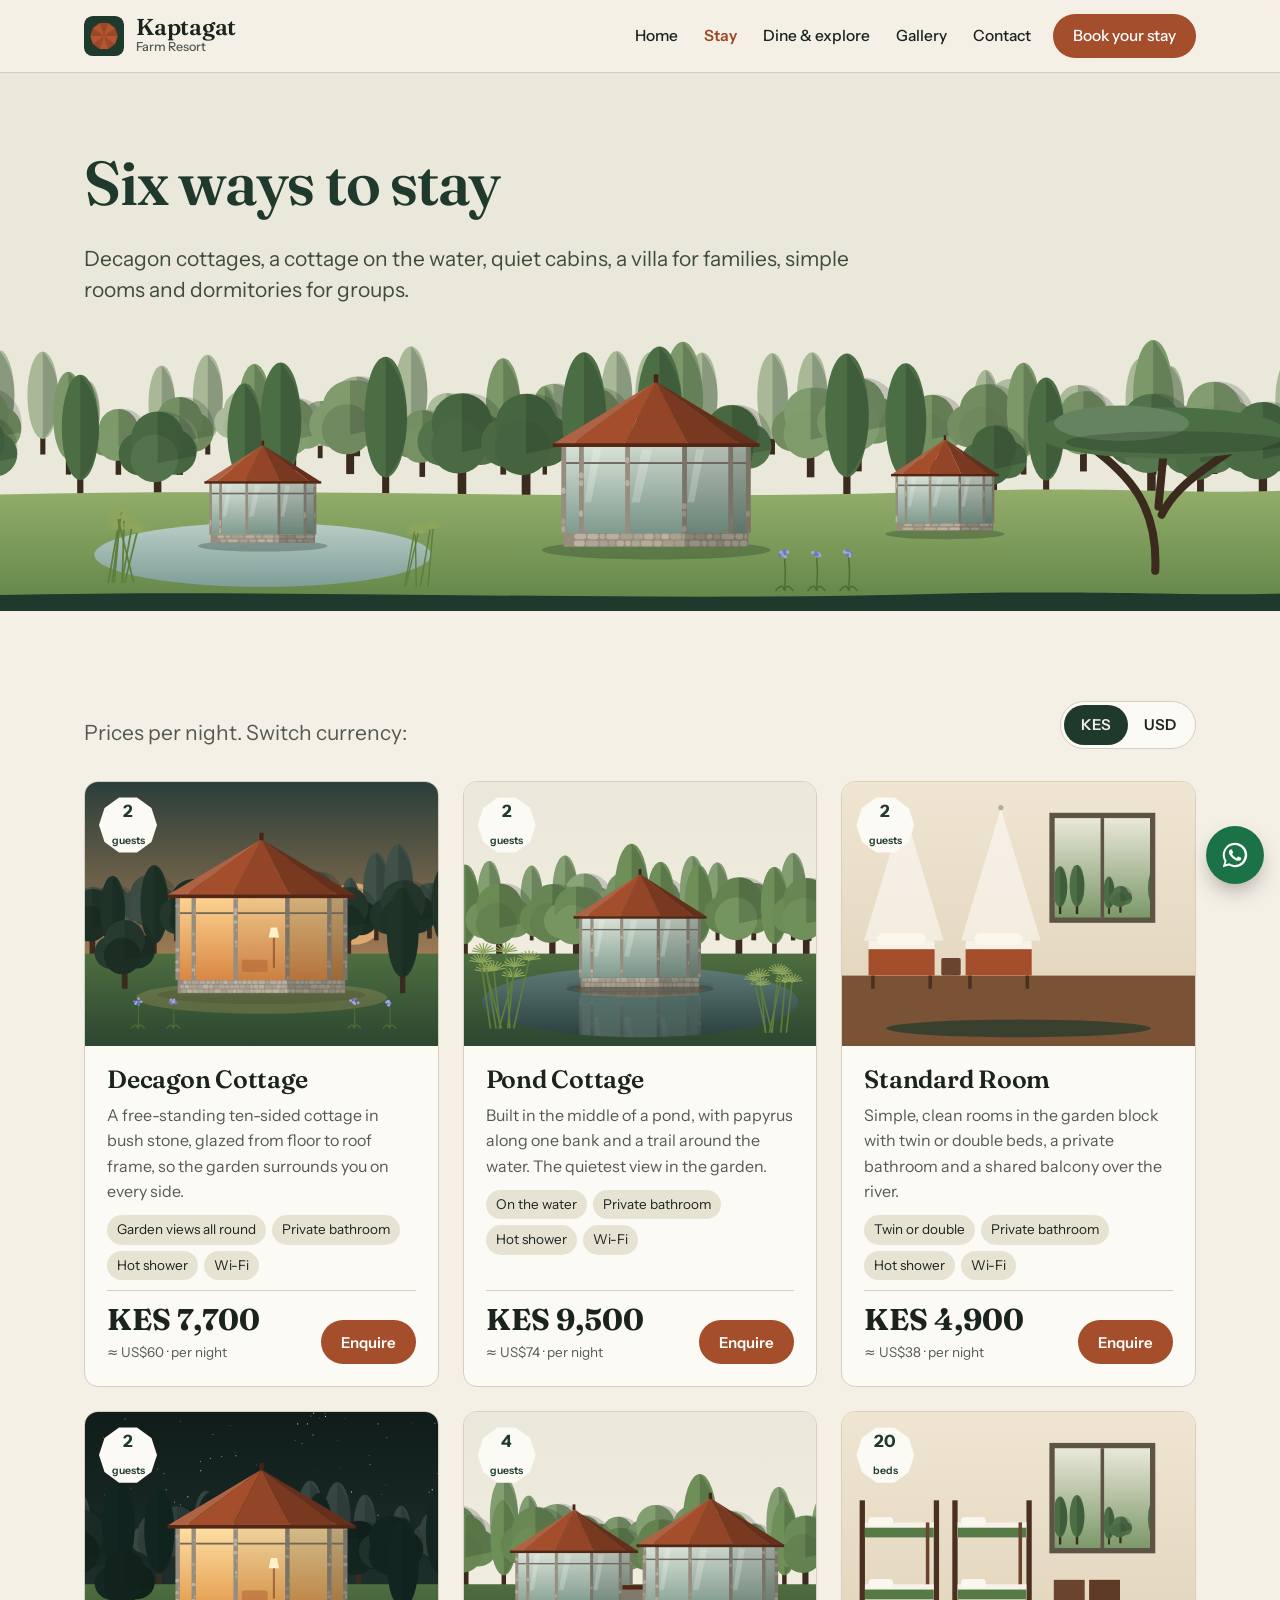
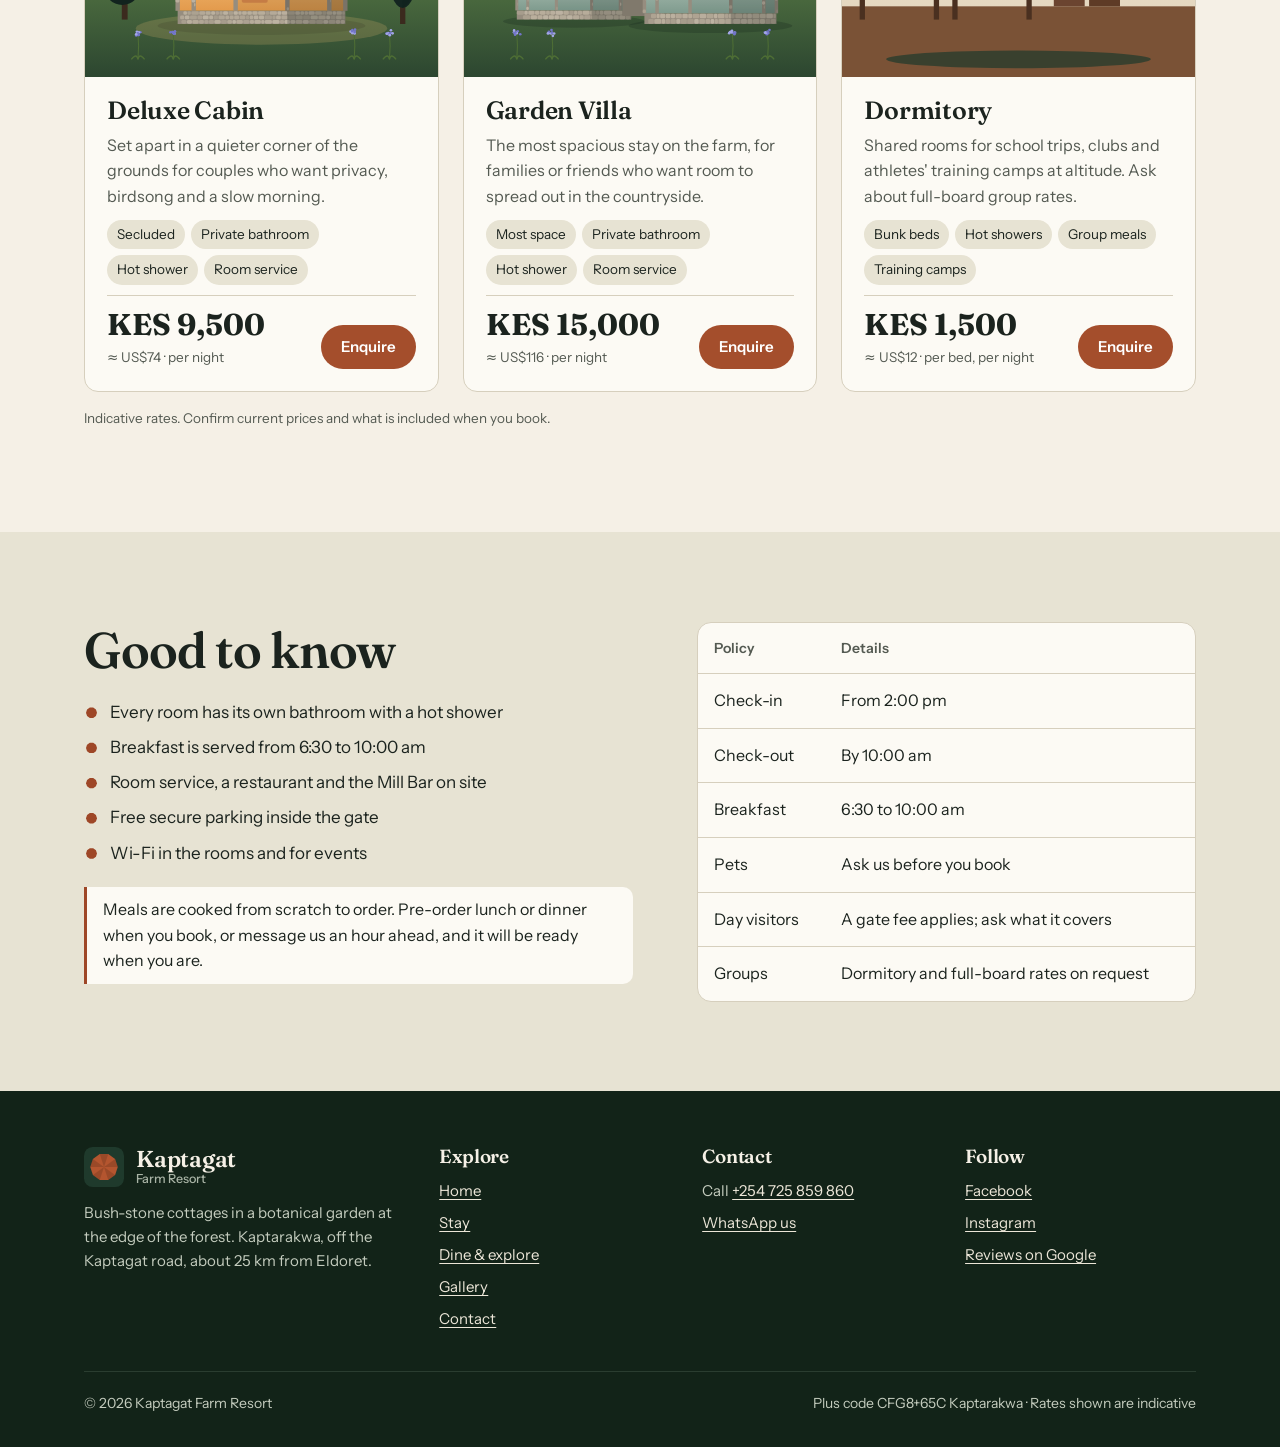
<file: accommodations.html>
<!DOCTYPE html>
<html lang="en">
<head>
<meta charset="utf-8">
<meta name="viewport" content="width=device-width, initial-scale=1">
<title>Cottages and rooms | Kaptagat Farm Resort</title>
<meta name="description" content="Decagon bush-stone cottages, a pond cottage, deluxe cabins, a garden villa, standard rooms and dormitories at Kaptagat Farm Resort. Rates in KES and USD.">
<link rel="canonical" href="https://kaptagatfarmresort.co.ke/accommodations.html">
<meta name="theme-color" content="#1F3A2C">
<meta property="og:type" content="website">
<meta property="og:site_name" content="Kaptagat Farm Resort">
<meta property="og:title" content="Cottages and rooms | Kaptagat Farm Resort">
<meta property="og:description" content="Decagon bush-stone cottages, a pond cottage, deluxe cabins, a garden villa, standard rooms and dormitories at Kaptagat Farm Resort. Rates in KES and USD.">
<meta property="og:url" content="https://kaptagatfarmresort.co.ke/accommodations.html">
<meta property="og:image" content="https://kaptagatfarmresort.co.ke/img/og-image.jpg">
<meta name="twitter:card" content="summary_large_image">
<link rel="icon" href="img/favicon.svg" type="image/svg+xml">
<link rel="preconnect" href="https://fonts.googleapis.com">
<link rel="preconnect" href="https://fonts.gstatic.com" crossorigin>
<link rel="stylesheet" href="https://fonts.googleapis.com/css2?family=Fraunces:opsz,wght@9..144,500;9..144,600&amp;family=Instrument+Sans:wght@400;500;600;700&amp;display=swap">
<link rel="stylesheet" href="css/style.css">
</head>
<body>
<a class="skip" href="#main">Skip to content</a>
<header class="site-head">
  <div class="wrap head-in">
    <a class="brand" href="index.html" aria-label="Kaptagat Farm Resort, home"><svg viewBox="0 0 64 64" aria-hidden="true"><rect width="64" height="64" rx="14" fill="#1F3A2C"/><polygon points="54.0,32.0 49.8,44.9 38.8,52.9 25.2,52.9 14.2,44.9 10.0,32.0 14.2,19.1 25.2,11.1 38.8,11.1 49.8,19.1" fill="#B4552F"/><path d="M32 32 L49.8 44.9 L38.8 52.9Z" fill="#000" opacity=".14"/><path d="M32 32 L25.2 52.9 L14.2 44.9Z" fill="#000" opacity=".14"/><path d="M32 32 L10.0 32.0 L14.2 19.1Z" fill="#000" opacity=".14"/><path d="M32 32 L25.2 11.1 L38.8 11.1Z" fill="#000" opacity=".14"/><path d="M32 32 L49.8 19.1 L54.0 32.0Z" fill="#000" opacity=".14"/></svg><span>Kaptagat<small>Farm Resort</small></span></a>
    <button class="menu-btn" type="button" aria-expanded="false" aria-controls="nav">Menu</button>
    <nav id="nav" aria-label="Main">
      <a href="index.html">Home</a><a href="accommodations.html">Stay</a><a href="experiences.html">Dine &amp; explore</a><a href="gallery.html">Gallery</a><a href="contact.html">Contact</a>
      <a class="btn btn-sm" href="contact.html">Book your stay</a>
    </nav>
  </div>
</header>
<main id="main">

<section class="page-hero" aria-labelledby="h1">
  <img class="scene" src="img/banner.svg" alt="" width="1600" height="420">
  <div class="wrap"><h1 id="h1">Six ways to stay</h1><p class="lede">Decagon cottages, a cottage on the water, quiet cabins, a villa for families, simple rooms and dormitories for groups.</p></div>
</section>
<section class="band" aria-label="Accommodation">
  <div class="wrap">
    <div class="sec-head"><p class="lede">Prices per night. Switch currency:</p><div class="cur" role="group" aria-label="Show prices in"><button type="button" data-cur="KES" aria-pressed="true">KES</button><button type="button" data-cur="USD" aria-pressed="false">USD</button></div></div>
    <div class="rooms"><article class="room" id="cottage">
  <img src="img/cottage.svg" alt="Decagon Cottage: illustration in place of a photo" width="800" height="600" loading="lazy">
  <div class="cap" aria-label="Sleeps 2">2<small>guests</small></div>
  <div class="room-body">
    <h3>Decagon Cottage</h3>
    <p>A free-standing ten-sided cottage in bush stone, glazed from floor to roof frame, so the garden surrounds you on every side.</p>
    <ul class="amen"><li>Garden views all round</li><li>Private bathroom</li><li>Hot shower</li><li>Wi-Fi</li></ul>
    <div class="price"><div><b data-kes="7700" data-unit="per night">KES 7,700</b><small data-alt></small></div>
      <a class="btn btn-sm" href="contact.html">Enquire</a></div>
  </div>
</article><article class="room" id="pond">
  <img src="img/pond-cottage.svg" alt="Pond Cottage: illustration in place of a photo" width="800" height="600" loading="lazy">
  <div class="cap" aria-label="Sleeps 2">2<small>guests</small></div>
  <div class="room-body">
    <h3>Pond Cottage</h3>
    <p>Built in the middle of a pond, with papyrus along one bank and a trail around the water. The quietest view in the garden.</p>
    <ul class="amen"><li>On the water</li><li>Private bathroom</li><li>Hot shower</li><li>Wi-Fi</li></ul>
    <div class="price"><div><b data-kes="9500" data-unit="per night">KES 9,500</b><small data-alt></small></div>
      <a class="btn btn-sm" href="contact.html">Enquire</a></div>
  </div>
</article><article class="room" id="standard">
  <img src="img/room.svg" alt="Standard Room: illustration in place of a photo" width="800" height="600" loading="lazy">
  <div class="cap" aria-label="Sleeps 2">2<small>guests</small></div>
  <div class="room-body">
    <h3>Standard Room</h3>
    <p>Simple, clean rooms in the garden block with twin or double beds, a private bathroom and a shared balcony over the river.</p>
    <ul class="amen"><li>Twin or double</li><li>Private bathroom</li><li>Hot shower</li><li>Wi-Fi</li></ul>
    <div class="price"><div><b data-kes="4900" data-unit="per night">KES 4,900</b><small data-alt></small></div>
      <a class="btn btn-sm" href="contact.html">Enquire</a></div>
  </div>
</article><article class="room" id="cabin">
  <img src="img/cabin.svg" alt="Deluxe Cabin: illustration in place of a photo" width="800" height="600" loading="lazy">
  <div class="cap" aria-label="Sleeps 2">2<small>guests</small></div>
  <div class="room-body">
    <h3>Deluxe Cabin</h3>
    <p>Set apart in a quieter corner of the grounds for couples who want privacy, birdsong and a slow morning.</p>
    <ul class="amen"><li>Secluded</li><li>Private bathroom</li><li>Hot shower</li><li>Room service</li></ul>
    <div class="price"><div><b data-kes="9500" data-unit="per night">KES 9,500</b><small data-alt></small></div>
      <a class="btn btn-sm" href="contact.html">Enquire</a></div>
  </div>
</article><article class="room" id="villa">
  <img src="img/villa.svg" alt="Garden Villa: illustration in place of a photo" width="800" height="600" loading="lazy">
  <div class="cap" aria-label="Sleeps 4">4<small>guests</small></div>
  <div class="room-body">
    <h3>Garden Villa</h3>
    <p>The most spacious stay on the farm, for families or friends who want room to spread out in the countryside.</p>
    <ul class="amen"><li>Most space</li><li>Private bathroom</li><li>Hot shower</li><li>Room service</li></ul>
    <div class="price"><div><b data-kes="15000" data-unit="per night">KES 15,000</b><small data-alt></small></div>
      <a class="btn btn-sm" href="contact.html">Enquire</a></div>
  </div>
</article><article class="room" id="dorm">
  <img src="img/dorm.svg" alt="Dormitory: illustration in place of a photo" width="800" height="600" loading="lazy">
  <div class="cap" aria-label="Sleeps 20">20<small>beds</small></div>
  <div class="room-body">
    <h3>Dormitory</h3>
    <p>Shared rooms for school trips, clubs and athletes' training camps at altitude. Ask about full-board group rates.</p>
    <ul class="amen"><li>Bunk beds</li><li>Hot showers</li><li>Group meals</li><li>Training camps</li></ul>
    <div class="price"><div><b data-kes="1500" data-unit="per bed, per night">KES 1,500</b><small data-alt></small></div>
      <a class="btn btn-sm" href="contact.html">Enquire</a></div>
  </div>
</article></div>
    <p class="note">Indicative rates. Confirm current prices and what is included when you book.</p>
  </div>
</section>
<section class="band tint" aria-labelledby="h-pol">
  <div class="wrap split">
    <div>
      <h2 id="h-pol">Good to know</h2>
      <ul class="ticks">
        <li>Every room has its own bathroom with a hot shower</li>
        <li>Breakfast is served from 6:30 to 10:00 am</li>
        <li>Room service, a restaurant and the Mill Bar on site</li>
        <li>Free secure parking inside the gate</li>
        <li>Wi-Fi in the rooms and for events</li>
      </ul>
      <p class="tip">Meals are cooked from scratch to order. Pre-order lunch or dinner when you book, or message us an hour ahead, and it will be ready when you are.</p>
    </div>
    <div class="table-wrap">
      <table class="stack">
        <caption class="sr">Stay policies</caption>
        <thead><tr><th scope="col">Policy</th><th scope="col">Details</th></tr></thead>
        <tbody>
          <tr><td data-l="Policy">Check-in</td><td data-l="Details">From 2:00 pm</td></tr>
          <tr><td data-l="Policy">Check-out</td><td data-l="Details">By 10:00 am</td></tr>
          <tr><td data-l="Policy">Breakfast</td><td data-l="Details">6:30 to 10:00 am</td></tr>
          <tr><td data-l="Policy">Pets</td><td data-l="Details">Ask us before you book</td></tr>
          <tr><td data-l="Policy">Day visitors</td><td data-l="Details">A gate fee applies; ask what it covers</td></tr>
          <tr><td data-l="Policy">Groups</td><td data-l="Details">Dormitory and full-board rates on request</td></tr>
        </tbody>
      </table>
    </div>
  </div>
</section>
</main>
<footer class="site-foot">
  <div class="wrap">
    <div class="foot-grid">
      <div>
        <a class="brand" href="index.html" style="color:#F5F0E6"><svg viewBox="0 0 64 64" aria-hidden="true"><rect width="64" height="64" rx="14" fill="#1F3A2C"/><polygon points="54.0,32.0 49.8,44.9 38.8,52.9 25.2,52.9 14.2,44.9 10.0,32.0 14.2,19.1 25.2,11.1 38.8,11.1 49.8,19.1" fill="#B4552F"/><path d="M32 32 L49.8 44.9 L38.8 52.9Z" fill="#000" opacity=".14"/><path d="M32 32 L25.2 52.9 L14.2 44.9Z" fill="#000" opacity=".14"/><path d="M32 32 L10.0 32.0 L14.2 19.1Z" fill="#000" opacity=".14"/><path d="M32 32 L25.2 11.1 L38.8 11.1Z" fill="#000" opacity=".14"/><path d="M32 32 L49.8 19.1 L54.0 32.0Z" fill="#000" opacity=".14"/></svg><span>Kaptagat<small style="color:#A9B4A6">Farm Resort</small></span></a>
        <p style="margin-top:14px">Bush-stone cottages in a botanical garden at the edge of the forest. Kaptarakwa, off the Kaptagat road, about 25 km from Eldoret.</p>
      </div>
      <div><h3>Explore</h3><ul><li><a href="index.html">Home</a></li><li><a href="accommodations.html">Stay</a></li><li><a href="experiences.html">Dine &amp; explore</a></li><li><a href="gallery.html">Gallery</a></li><li><a href="contact.html">Contact</a></li></ul></div>
      <div><h3>Contact</h3><ul>
        <li>Call <a data-tel href="#"></a></li>
        <li><a data-wa="" href="#">WhatsApp us</a></li>
        <li data-needs-email><a data-email href="#"></a></li>
      </ul></div>
      <div><h3>Follow</h3><ul>
        <li><a href="https://www.facebook.com/Kaptagatfarmresort/">Facebook</a></li>
        <li><a href="https://www.instagram.com/kaptagat_farm_resort/">Instagram</a></li>
        <li><a href="https://www.google.co.ke/travel/hotels/entity/CgoIy7v0kISag-1pEAE">Reviews on Google</a></li>
      </ul></div>
    </div>
    <div class="foot-base"><span>© <span data-year></span> Kaptagat Farm Resort</span><span>Plus code CFG8+65C Kaptarakwa · Rates shown are indicative</span></div>
  </div>
</footer>
<a class="wa-float" data-wa="" href="#" aria-label="Chat with us on WhatsApp"><svg viewBox="0 0 32 32" aria-hidden="true"><path fill="#fff" d="M16 3a13 13 0 0 0-11.2 19.6L3 29l6.6-1.7A13 13 0 1 0 16 3zm0 23.6c-2 0-4-.6-5.7-1.6l-.4-.2-3.9 1 1-3.8-.3-.4A10.6 10.6 0 1 1 16 26.6zm5.8-7.9c-.3-.2-1.9-.9-2.2-1s-.5-.2-.7.2-.8 1-1 1.2-.4.2-.7 0a8.7 8.7 0 0 1-4.3-3.8c-.3-.6.3-.5 1-1.7.1-.2 0-.4 0-.6l-1-2.4c-.3-.6-.5-.5-.7-.5h-.6a1.2 1.2 0 0 0-.9.4 3.6 3.6 0 0 0-1.1 2.7 6.3 6.3 0 0 0 1.3 3.3 14.4 14.4 0 0 0 5.5 4.9c2 .9 2.8.9 3.8.8a3.3 3.3 0 0 0 2.2-1.5 2.7 2.7 0 0 0 .2-1.5c-.1-.2-.3-.3-.6-.5z"/></svg></a>
<script src="js/main.js" defer></script>
</body>
</html>
</file>
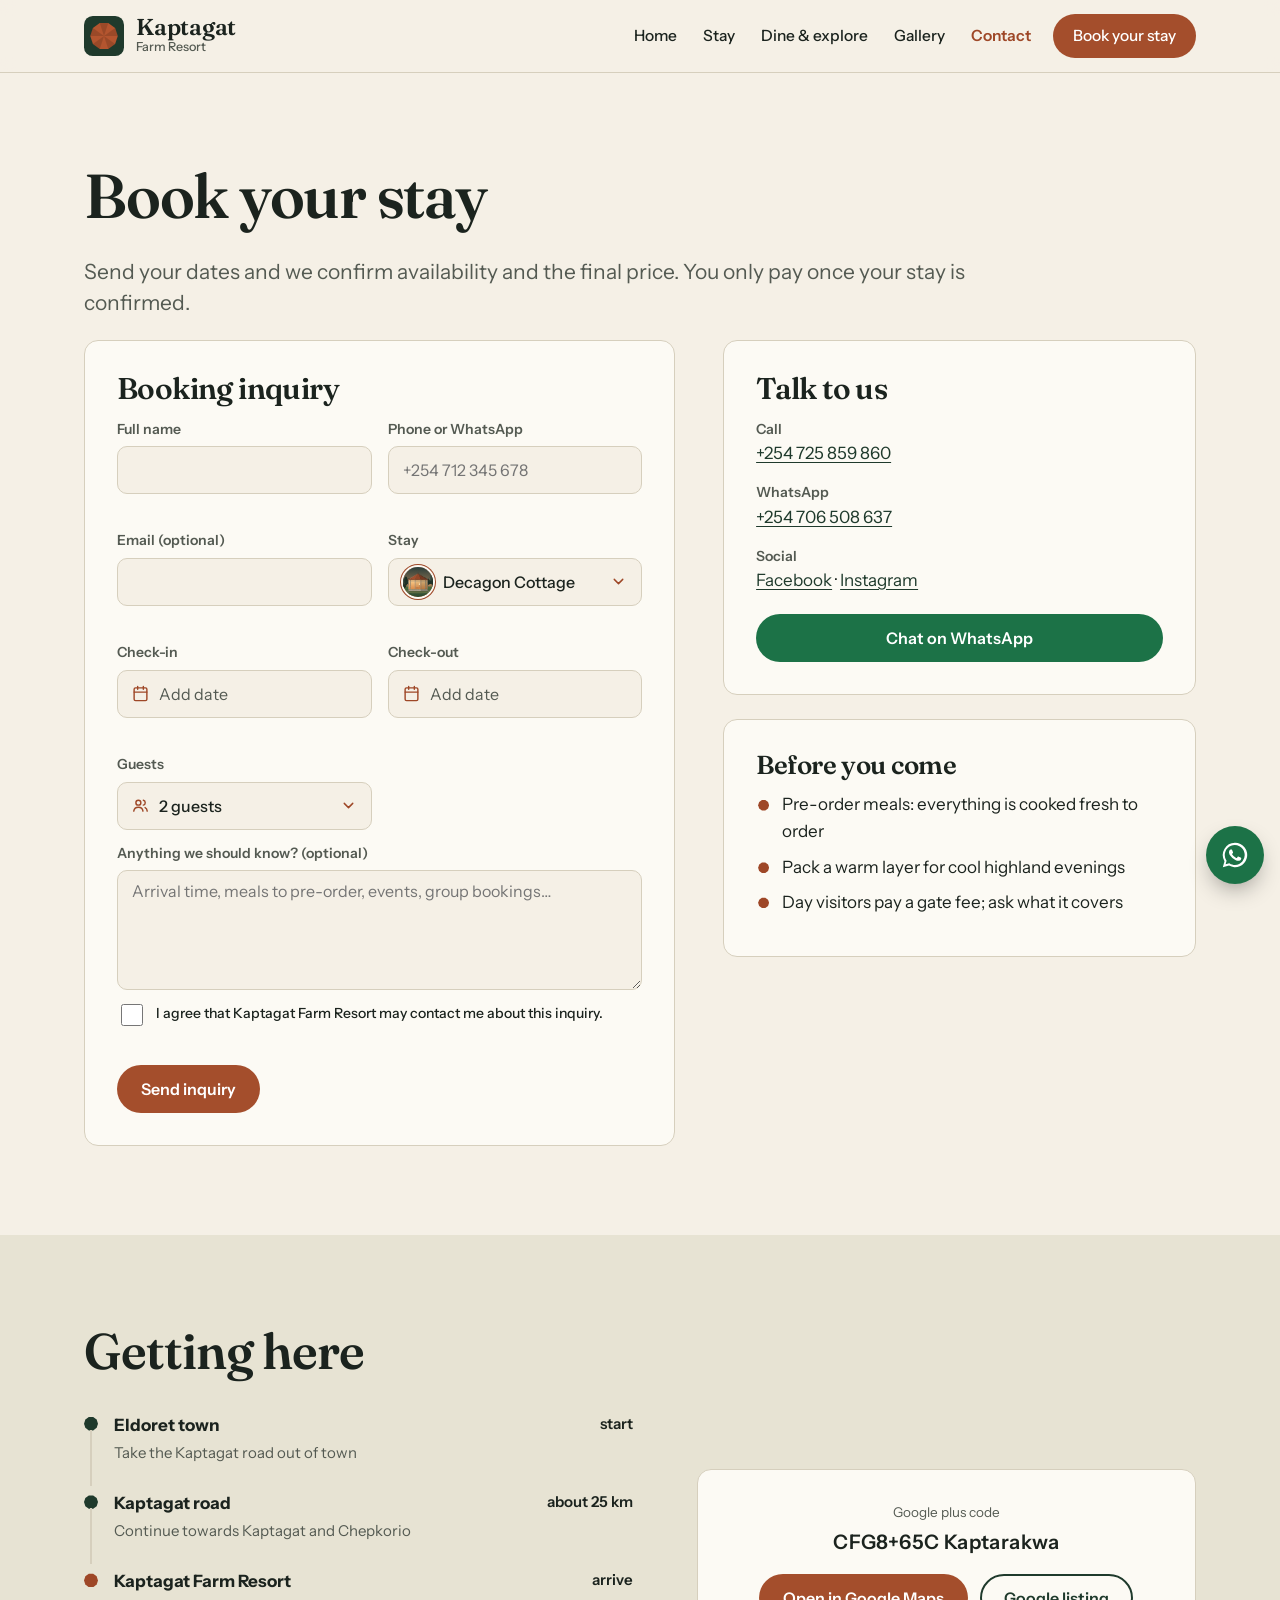
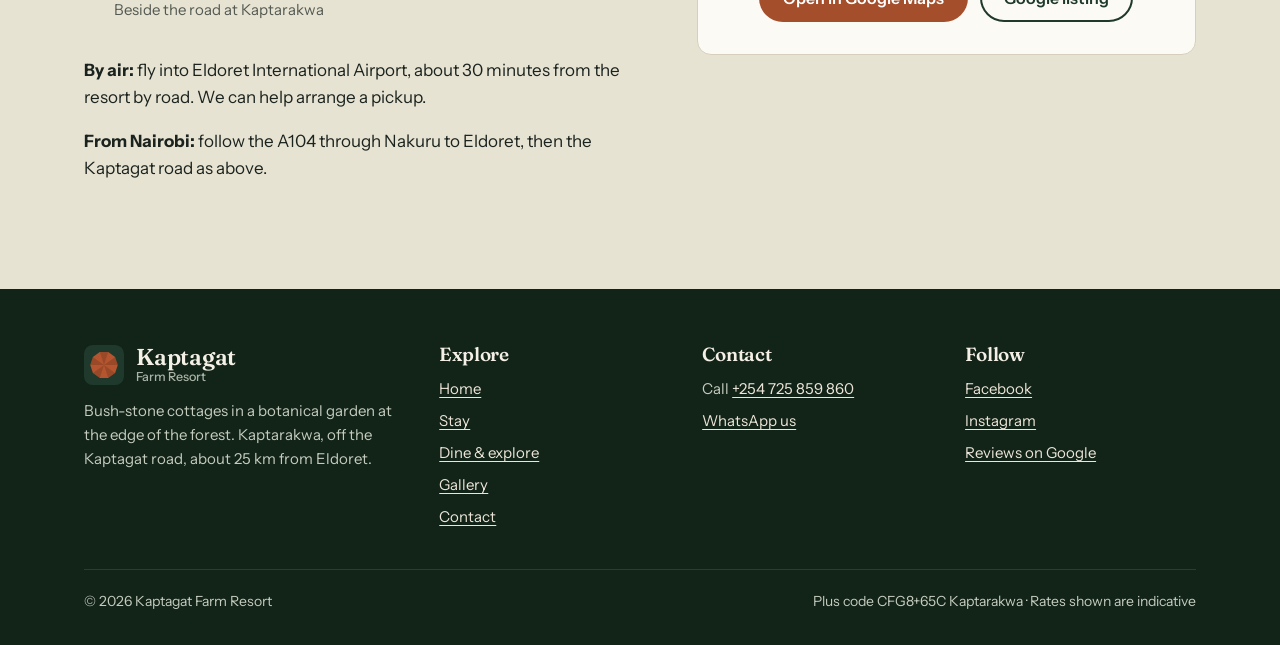
<file: contact.html>
<!DOCTYPE html>
<html lang="en">
<head>
<meta charset="utf-8">
<meta name="viewport" content="width=device-width, initial-scale=1">
<title>Book and find us | Kaptagat Farm Resort</title>
<meta name="description" content="Send a booking inquiry, call or WhatsApp Kaptagat Farm Resort, and get directions from Eldoret, the airport and Nairobi.">
<link rel="canonical" href="https://kaptagatfarmresort.co.ke/contact.html">
<meta name="theme-color" content="#1F3A2C">
<meta property="og:type" content="website">
<meta property="og:site_name" content="Kaptagat Farm Resort">
<meta property="og:title" content="Book and find us | Kaptagat Farm Resort">
<meta property="og:description" content="Send a booking inquiry, call or WhatsApp Kaptagat Farm Resort, and get directions from Eldoret, the airport and Nairobi.">
<meta property="og:url" content="https://kaptagatfarmresort.co.ke/contact.html">
<meta property="og:image" content="https://kaptagatfarmresort.co.ke/img/og-image.jpg">
<meta name="twitter:card" content="summary_large_image">
<link rel="icon" href="img/favicon.svg" type="image/svg+xml">
<link rel="preconnect" href="https://fonts.googleapis.com">
<link rel="preconnect" href="https://fonts.gstatic.com" crossorigin>
<link rel="stylesheet" href="https://fonts.googleapis.com/css2?family=Fraunces:opsz,wght@9..144,500;9..144,600&amp;family=Instrument+Sans:wght@400;500;600;700&amp;display=swap">
<link rel="stylesheet" href="css/style.css">
</head>
<body>
<a class="skip" href="#main">Skip to content</a>
<header class="site-head">
  <div class="wrap head-in">
    <a class="brand" href="index.html" aria-label="Kaptagat Farm Resort, home"><svg viewBox="0 0 64 64" aria-hidden="true"><rect width="64" height="64" rx="14" fill="#1F3A2C"/><polygon points="54.0,32.0 49.8,44.9 38.8,52.9 25.2,52.9 14.2,44.9 10.0,32.0 14.2,19.1 25.2,11.1 38.8,11.1 49.8,19.1" fill="#B4552F"/><path d="M32 32 L49.8 44.9 L38.8 52.9Z" fill="#000" opacity=".14"/><path d="M32 32 L25.2 52.9 L14.2 44.9Z" fill="#000" opacity=".14"/><path d="M32 32 L10.0 32.0 L14.2 19.1Z" fill="#000" opacity=".14"/><path d="M32 32 L25.2 11.1 L38.8 11.1Z" fill="#000" opacity=".14"/><path d="M32 32 L49.8 19.1 L54.0 32.0Z" fill="#000" opacity=".14"/></svg><span>Kaptagat<small>Farm Resort</small></span></a>
    <button class="menu-btn" type="button" aria-expanded="false" aria-controls="nav">Menu</button>
    <nav id="nav" aria-label="Main">
      <a href="index.html">Home</a><a href="accommodations.html">Stay</a><a href="experiences.html">Dine &amp; explore</a><a href="gallery.html">Gallery</a><a href="contact.html">Contact</a>
      <a class="btn btn-sm" href="contact.html">Book your stay</a>
    </nav>
  </div>
</header>
<main id="main">

<section class="band" aria-labelledby="h1">
  <div class="wrap">
    <h1 id="h1" style="font-size:clamp(40px,5vw,62px)">Book your stay</h1>
    <p class="lede">Send your dates and we confirm availability and the final price. You only pay once your stay is confirmed.</p>
    <div class="contact-grid">
      <div class="card">
        <h2 style="font-size:30px">Booking inquiry</h2>
        <form id="inquiry-form" novalidate>
          <div class="form-grid">
            <div class="field"><label for="iq-name">Full name</label><input id="iq-name" autocomplete="name" required><div class="err" id="iq-name-err" aria-live="polite"></div></div>
            <div class="field"><label for="iq-phone">Phone or WhatsApp</label><input id="iq-phone" type="tel" autocomplete="tel" placeholder="+254 712 345 678" required><div class="err" id="iq-phone-err" aria-live="polite"></div></div>
            <div class="field"><label for="iq-email">Email (optional)</label><input id="iq-email" type="email" autocomplete="email"><div class="err" id="iq-email-err" aria-live="polite"></div></div>
            <div class="field"><label for="iq-room">Stay</label><select id="iq-room"><option value="cottage">Decagon Cottage</option><option value="pond">Pond Cottage</option><option value="standard">Standard Room</option><option value="cabin">Deluxe Cabin</option><option value="villa">Garden Villa</option><option value="dorm">Dormitory</option></select><div class="err"></div></div>
            <div class="field"><label for="iq-in">Check-in</label><input id="iq-in" type="date" required><div class="err" id="iq-in-err" aria-live="polite"></div></div>
            <div class="field"><label for="iq-out">Check-out</label><input id="iq-out" type="date" required><div class="err" id="iq-out-err" aria-live="polite"></div></div>
            <div class="field"><label for="iq-guests">Guests</label><input id="iq-guests" type="number" inputmode="numeric" min="1" max="200" value="2"></div>
            <div class="field full"><label for="iq-msg">Anything we should know? (optional)</label><textarea id="iq-msg" placeholder="Arrival time, meals to pre-order, events, group bookings…"></textarea></div>
            <div class="hp" aria-hidden="true"><label for="iq-company">Company</label><input id="iq-company" tabindex="-1" autocomplete="off"></div>
            <div class="field full"><label class="check" for="iq-consent"><input id="iq-consent" type="checkbox"> I agree that Kaptagat Farm Resort may contact me about this inquiry.</label><div class="err" id="iq-consent-err" aria-live="polite"></div></div>
            <div class="full"><button class="btn" type="submit">Send inquiry</button></div>
          </div>
        </form>
        <div class="success" id="iq-success" tabindex="-1" aria-live="polite">
          <h3 id="iq-title" style="font-size:24px"></h3>
          <p id="iq-summary"></p><p id="iq-note"></p>
          <div class="acts"><a class="btn wa" id="iq-wa" href="#">Send on WhatsApp</a><a class="btn ghost" id="iq-mail" href="#" data-needs-email>Send by email</a></div>
        </div>
      </div>
      <div class="stackcol">
        <div class="card">
          <h2 style="font-size:30px">Talk to us</h2>
          <ul class="contact-list">
            <li><b>Call</b><a data-tel href="#"></a></li>
            <li><b>WhatsApp</b><a data-wa="" href="#"><span data-wa-text></span></a></li>
            <li data-needs-email><b>Email</b><a data-email href="#"></a></li>
            <li><b>Social</b><a href="https://www.facebook.com/Kaptagatfarmresort/">Facebook</a> · <a href="https://www.instagram.com/kaptagat_farm_resort/">Instagram</a></li>
          </ul>
          <a class="btn wa" data-wa="" href="#" style="margin-top:20px;width:100%">Chat on WhatsApp</a>
        </div>
        <div class="card">
          <h2 style="font-size:26px">Before you come</h2>
          <ul class="ticks" style="margin:0">
            <li>Pre-order meals: everything is cooked fresh to order</li>
            <li>Pack a warm layer for cool highland evenings</li>
            <li>Day visitors pay a gate fee; ask what it covers</li>
          </ul>
        </div>
      </div>
    </div>
  </div>
</section>

<section class="band tint" id="directions" aria-labelledby="h-dir">
  <div class="wrap split">
    <div>
      <h2 id="h-dir">Getting here</h2>
      <ol class="route">
        <li><div><b>Eldoret town</b><span>Take the Kaptagat road out of town</span></div><em>start</em></li>
        <li><div><b>Kaptagat road</b><span>Continue towards Kaptagat and Chepkorio</span></div><em>about 25 km</em></li>
        <li><div><b>Kaptagat Farm Resort</b><span>Beside the road at Kaptarakwa</span></div><em>arrive</em></li>
      </ol>
      <p><b>By air:</b> fly into Eldoret International Airport, about 30 minutes from the resort by road. We can help arrange a pickup.</p>
      <p><b>From Nairobi:</b> follow the A104 through Nakuru to Eldoret, then the Kaptagat road as above.</p>
    </div>
    <div class="card" style="text-align:center">
      <p class="note" style="margin:0 0 6px">Google plus code</p>
      <p class="pluscode">CFG8+65C Kaptarakwa</p>
      <div class="acts" style="justify-content:center"><a class="btn" href="https://www.google.com/maps/search/?api=1&amp;query=CFG8%2B65C+Kaptarakwa%2C+Kenya">Open in Google Maps</a><a class="btn ghost" href="https://www.google.co.ke/travel/hotels/entity/CgoIy7v0kISag-1pEAE">Google listing</a></div>
      <!-- On the live site you can replace this card with a Google Maps embed:
      <iframe src="https://www.google.com/maps/embed?pb=..." title="Map to Kaptagat Farm Resort" loading="lazy" style="border:0;width:100%;aspect-ratio:16/10" referrerpolicy="no-referrer-when-downgrade"></iframe> -->
    </div>
  </div>
</section>
</main>
<footer class="site-foot">
  <div class="wrap">
    <div class="foot-grid">
      <div>
        <a class="brand" href="index.html" style="color:#F5F0E6"><svg viewBox="0 0 64 64" aria-hidden="true"><rect width="64" height="64" rx="14" fill="#1F3A2C"/><polygon points="54.0,32.0 49.8,44.9 38.8,52.9 25.2,52.9 14.2,44.9 10.0,32.0 14.2,19.1 25.2,11.1 38.8,11.1 49.8,19.1" fill="#B4552F"/><path d="M32 32 L49.8 44.9 L38.8 52.9Z" fill="#000" opacity=".14"/><path d="M32 32 L25.2 52.9 L14.2 44.9Z" fill="#000" opacity=".14"/><path d="M32 32 L10.0 32.0 L14.2 19.1Z" fill="#000" opacity=".14"/><path d="M32 32 L25.2 11.1 L38.8 11.1Z" fill="#000" opacity=".14"/><path d="M32 32 L49.8 19.1 L54.0 32.0Z" fill="#000" opacity=".14"/></svg><span>Kaptagat<small style="color:#A9B4A6">Farm Resort</small></span></a>
        <p style="margin-top:14px">Bush-stone cottages in a botanical garden at the edge of the forest. Kaptarakwa, off the Kaptagat road, about 25 km from Eldoret.</p>
      </div>
      <div><h3>Explore</h3><ul><li><a href="index.html">Home</a></li><li><a href="accommodations.html">Stay</a></li><li><a href="experiences.html">Dine &amp; explore</a></li><li><a href="gallery.html">Gallery</a></li><li><a href="contact.html">Contact</a></li></ul></div>
      <div><h3>Contact</h3><ul>
        <li>Call <a data-tel href="#"></a></li>
        <li><a data-wa="" href="#">WhatsApp us</a></li>
        <li data-needs-email><a data-email href="#"></a></li>
      </ul></div>
      <div><h3>Follow</h3><ul>
        <li><a href="https://www.facebook.com/Kaptagatfarmresort/">Facebook</a></li>
        <li><a href="https://www.instagram.com/kaptagat_farm_resort/">Instagram</a></li>
        <li><a href="https://www.google.co.ke/travel/hotels/entity/CgoIy7v0kISag-1pEAE">Reviews on Google</a></li>
      </ul></div>
    </div>
    <div class="foot-base"><span>© <span data-year></span> Kaptagat Farm Resort</span><span>Plus code CFG8+65C Kaptarakwa · Rates shown are indicative</span></div>
  </div>
</footer>
<a class="wa-float" data-wa="" href="#" aria-label="Chat with us on WhatsApp"><svg viewBox="0 0 32 32" aria-hidden="true"><path fill="#fff" d="M16 3a13 13 0 0 0-11.2 19.6L3 29l6.6-1.7A13 13 0 1 0 16 3zm0 23.6c-2 0-4-.6-5.7-1.6l-.4-.2-3.9 1 1-3.8-.3-.4A10.6 10.6 0 1 1 16 26.6zm5.8-7.9c-.3-.2-1.9-.9-2.2-1s-.5-.2-.7.2-.8 1-1 1.2-.4.2-.7 0a8.7 8.7 0 0 1-4.3-3.8c-.3-.6.3-.5 1-1.7.1-.2 0-.4 0-.6l-1-2.4c-.3-.6-.5-.5-.7-.5h-.6a1.2 1.2 0 0 0-.9.4 3.6 3.6 0 0 0-1.1 2.7 6.3 6.3 0 0 0 1.3 3.3 14.4 14.4 0 0 0 5.5 4.9c2 .9 2.8.9 3.8.8a3.3 3.3 0 0 0 2.2-1.5 2.7 2.7 0 0 0 .2-1.5c-.1-.2-.3-.3-.6-.5z"/></svg></a>
<script src="js/main.js" defer></script>
</body>
</html>
</file>
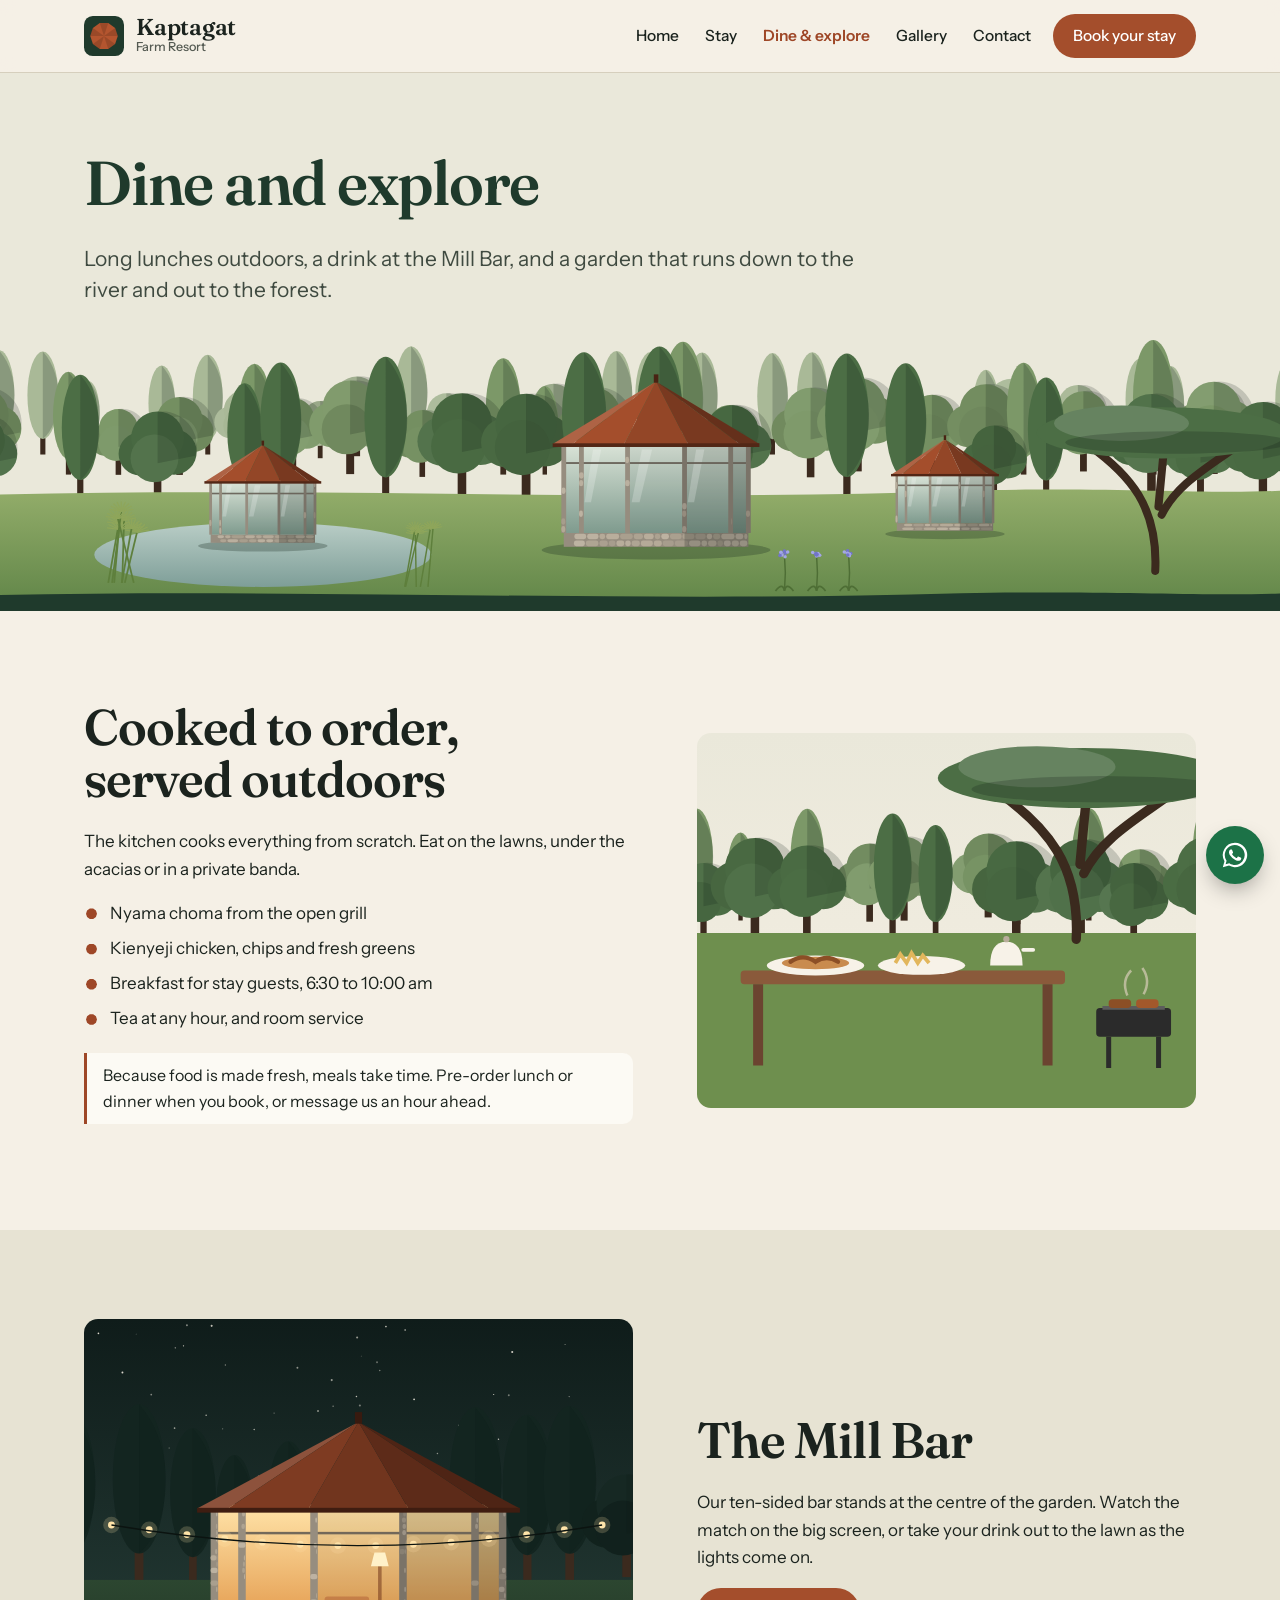
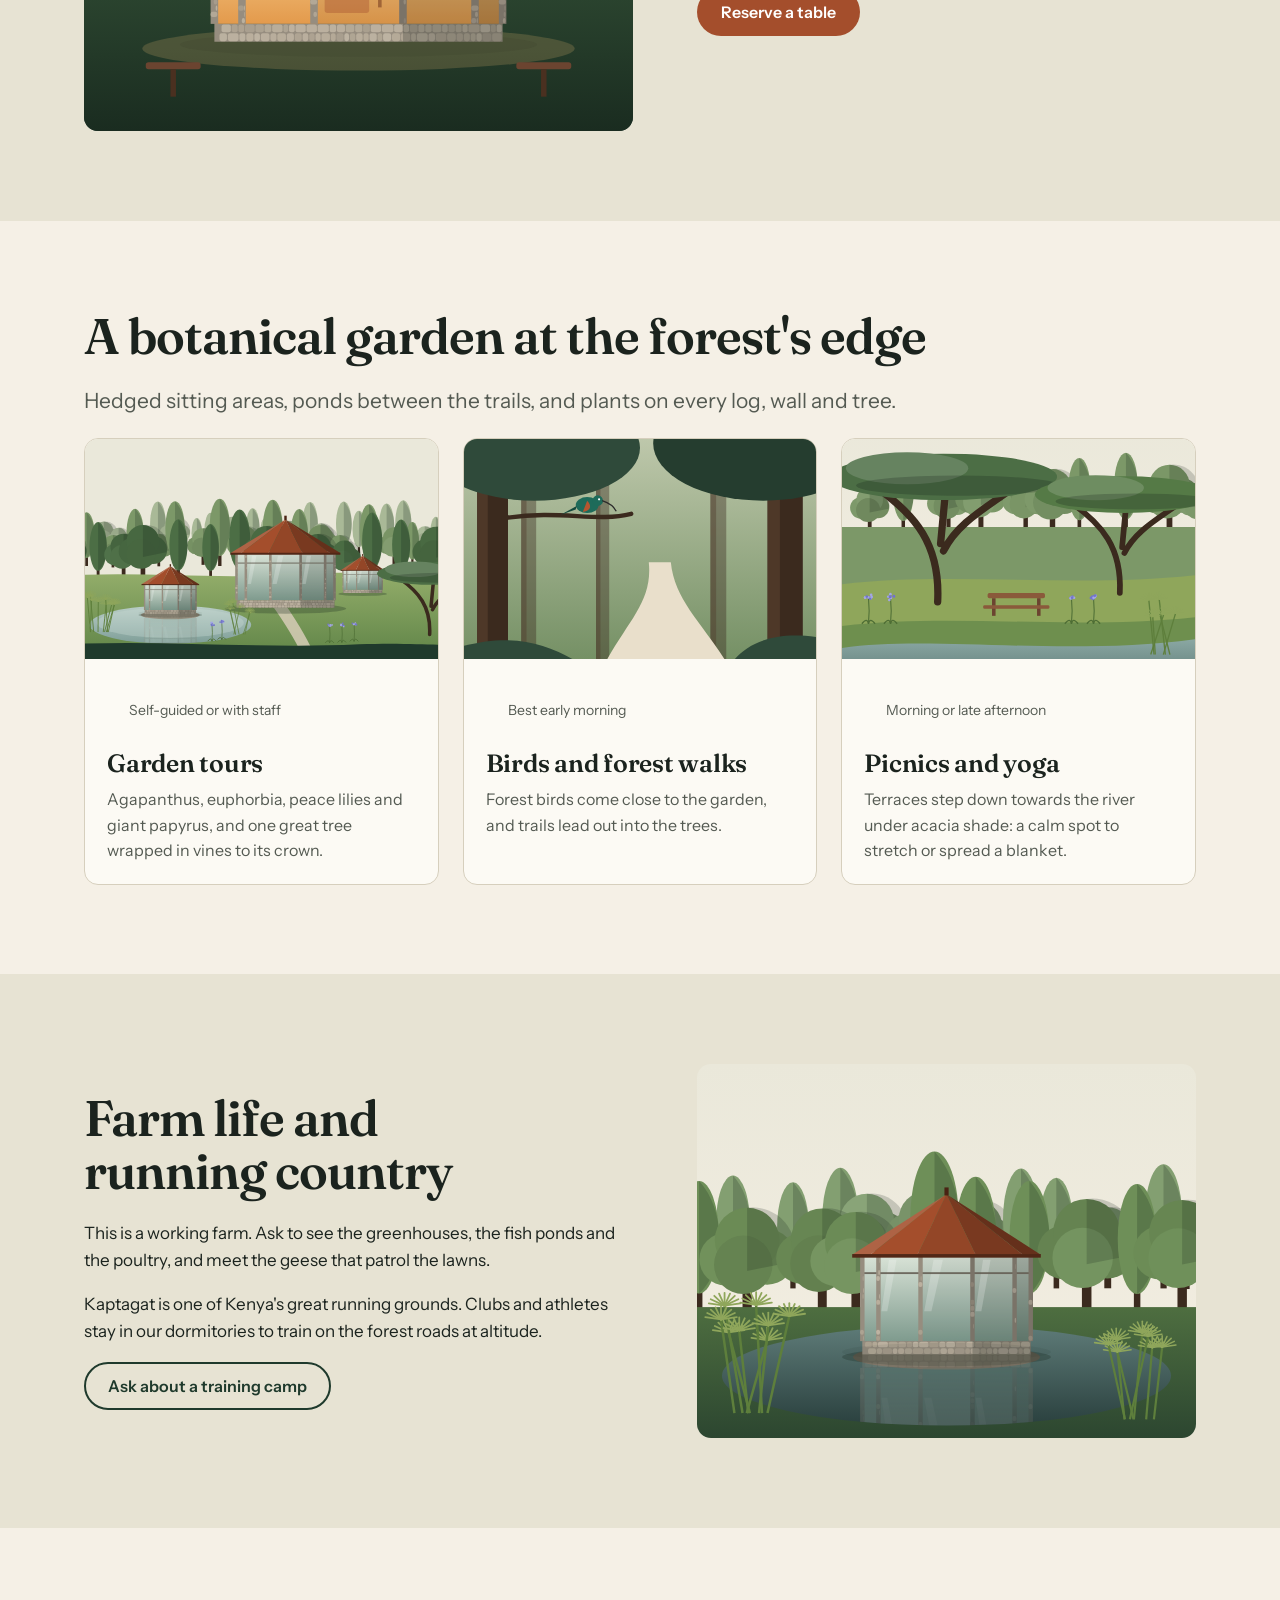
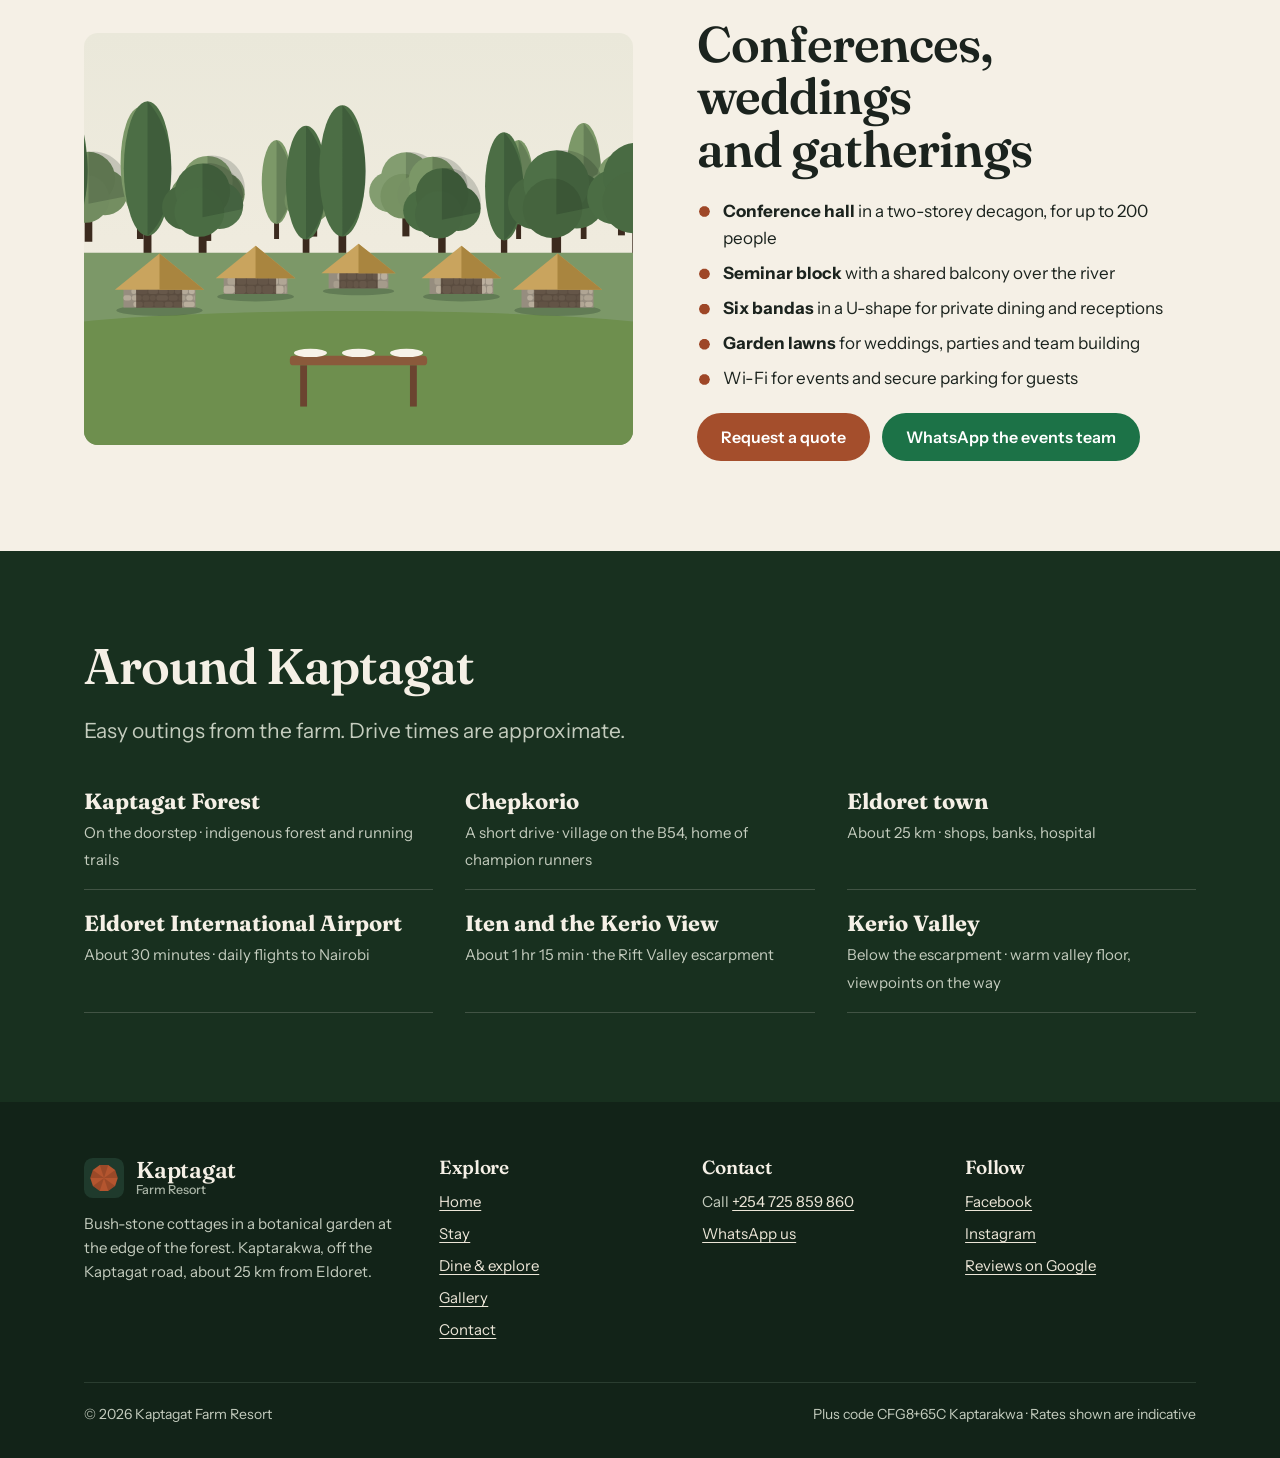
<file: experiences.html>
<!DOCTYPE html>
<html lang="en">
<head>
<meta charset="utf-8">
<meta name="viewport" content="width=device-width, initial-scale=1">
<title>Dine and explore | Kaptagat Farm Resort</title>
<meta name="description" content="Outdoor dining, the Mill Bar, garden tours, birdwatching, forest walks, picnics, farm life, conferences and weddings at Kaptagat Farm Resort near Eldoret.">
<link rel="canonical" href="https://kaptagatfarmresort.co.ke/experiences.html">
<meta name="theme-color" content="#1F3A2C">
<meta property="og:type" content="website">
<meta property="og:site_name" content="Kaptagat Farm Resort">
<meta property="og:title" content="Dine and explore | Kaptagat Farm Resort">
<meta property="og:description" content="Outdoor dining, the Mill Bar, garden tours, birdwatching, forest walks, picnics, farm life, conferences and weddings at Kaptagat Farm Resort near Eldoret.">
<meta property="og:url" content="https://kaptagatfarmresort.co.ke/experiences.html">
<meta property="og:image" content="https://kaptagatfarmresort.co.ke/img/og-image.jpg">
<meta name="twitter:card" content="summary_large_image">
<link rel="icon" href="img/favicon.svg" type="image/svg+xml">
<link rel="preconnect" href="https://fonts.googleapis.com">
<link rel="preconnect" href="https://fonts.gstatic.com" crossorigin>
<link rel="stylesheet" href="https://fonts.googleapis.com/css2?family=Fraunces:opsz,wght@9..144,500;9..144,600&amp;family=Instrument+Sans:wght@400;500;600;700&amp;display=swap">
<link rel="stylesheet" href="css/style.css">
</head>
<body>
<a class="skip" href="#main">Skip to content</a>
<header class="site-head">
  <div class="wrap head-in">
    <a class="brand" href="index.html" aria-label="Kaptagat Farm Resort, home"><svg viewBox="0 0 64 64" aria-hidden="true"><rect width="64" height="64" rx="14" fill="#1F3A2C"/><polygon points="54.0,32.0 49.8,44.9 38.8,52.9 25.2,52.9 14.2,44.9 10.0,32.0 14.2,19.1 25.2,11.1 38.8,11.1 49.8,19.1" fill="#B4552F"/><path d="M32 32 L49.8 44.9 L38.8 52.9Z" fill="#000" opacity=".14"/><path d="M32 32 L25.2 52.9 L14.2 44.9Z" fill="#000" opacity=".14"/><path d="M32 32 L10.0 32.0 L14.2 19.1Z" fill="#000" opacity=".14"/><path d="M32 32 L25.2 11.1 L38.8 11.1Z" fill="#000" opacity=".14"/><path d="M32 32 L49.8 19.1 L54.0 32.0Z" fill="#000" opacity=".14"/></svg><span>Kaptagat<small>Farm Resort</small></span></a>
    <button class="menu-btn" type="button" aria-expanded="false" aria-controls="nav">Menu</button>
    <nav id="nav" aria-label="Main">
      <a href="index.html">Home</a><a href="accommodations.html">Stay</a><a href="experiences.html">Dine &amp; explore</a><a href="gallery.html">Gallery</a><a href="contact.html">Contact</a>
      <a class="btn btn-sm" href="contact.html">Book your stay</a>
    </nav>
  </div>
</header>
<main id="main">

<section class="page-hero" aria-labelledby="h1">
  <img class="scene" src="img/banner.svg" alt="" width="1600" height="420">
  <div class="wrap"><h1 id="h1">Dine and explore</h1><p class="lede">Long lunches outdoors, a drink at the Mill Bar, and a garden that runs down to the river and out to the forest.</p></div>
</section>

<section class="band" id="dining" aria-labelledby="h-dine">
  <div class="wrap split">
    <div>
      <h2 id="h-dine">Cooked to order, served outdoors</h2>
      <p>The kitchen cooks everything from scratch. Eat on the lawns, under the acacias or in a private banda.</p>
      <ul class="ticks">
        <li>Nyama choma from the open grill</li>
        <li>Kienyeji chicken, chips and fresh greens</li>
        <li>Breakfast for stay guests, 6:30 to 10:00 am</li>
        <li>Tea at any hour, and room service</li>
      </ul>
      <p class="tip">Because food is made fresh, meals take time. Pre-order lunch or dinner when you book, or message us an hour ahead.</p>
    </div>
    <figure><img src="img/dining.svg" alt="Illustration of grilled meat, chips and chicken on a garden table" width="800" height="600" loading="lazy"></figure>
  </div>
</section>

<section class="band tint" id="millbar" aria-labelledby="h-bar">
  <div class="wrap split rev">
    <div>
      <h2 id="h-bar">The Mill Bar</h2>
      <p>Our ten-sided bar stands at the centre of the garden. Watch the match on the big screen, or take your drink out to the lawn as the lights come on.</p>
      <a class="btn" data-wa="Hello, I'd like to reserve a table at the Mill Bar." href="#">Reserve a table</a>
    </div>
    <figure><img src="img/millbar.svg" alt="Illustration of the Mill Bar glowing at night under string lights" width="800" height="600" loading="lazy"></figure>
  </div>
</section>

<section class="band" id="nature" aria-labelledby="h-nat">
  <div class="wrap">
    <h2 id="h-nat">A botanical garden at the forest's edge</h2>
    <p class="lede">Hedged sitting areas, ponds between the trails, and plants on every log, wall and tree.</p>
    <div class="exp-grid">
      <article class="exp"><img src="img/hero.svg" alt="Illustration of the garden with cottages and pond" width="1600" height="900" loading="lazy"><div><div class="meta"><span>Self-guided or with staff</span></div><h3>Garden tours</h3><p>Agapanthus, euphorbia, peace lilies and giant papyrus, and one great tree wrapped in vines to its crown.</p></div></article>
      <article class="exp"><img src="img/forest.svg" alt="Illustration of a sunbird on a branch over a forest trail" width="800" height="600" loading="lazy"><div><div class="meta"><span>Best early morning</span></div><h3>Birds and forest walks</h3><p>Forest birds come close to the garden, and trails lead out into the trees.</p></div></article>
      <article class="exp"><img src="img/garden.svg" alt="Illustration of a picnic table under acacias above the river" width="800" height="600" loading="lazy"><div><div class="meta"><span>Morning or late afternoon</span></div><h3>Picnics and yoga</h3><p>Terraces step down towards the river under acacia shade: a calm spot to stretch or spread a blanket.</p></div></article>
    </div>
  </div>
</section>

<section class="band tint" aria-labelledby="h-farm">
  <div class="wrap split">
    <div>
      <h2 id="h-farm">Farm life and running country</h2>
      <p>This is a working farm. Ask to see the greenhouses, the fish ponds and the poultry, and meet the geese that patrol the lawns.</p>
      <p>Kaptagat is one of Kenya's great running grounds. Clubs and athletes stay in our dormitories to train on the forest roads at altitude.</p>
      <a class="btn ghost" href="contact.html">Ask about a training camp</a>
    </div>
    <figure><img src="img/pond-cottage.svg" alt="Illustration of the pond cottage among papyrus" width="800" height="600" loading="lazy"></figure>
  </div>
</section>

<section class="band" id="events" aria-labelledby="h-ev">
  <div class="wrap split rev">
    <div>
      <h2 id="h-ev">Conferences, weddings and gatherings</h2>
      <ul class="ticks">
        <li><b>Conference hall</b> in a two-storey decagon, for up to 200 people</li>
        <li><b>Seminar block</b> with a shared balcony over the river</li>
        <li><b>Six bandas</b> in a U-shape for private dining and receptions</li>
        <li><b>Garden lawns</b> for weddings, parties and team building</li>
        <li>Wi-Fi for events and secure parking for guests</li>
      </ul>
      <div class="acts"><a class="btn" href="contact.html">Request a quote</a><a class="btn wa" data-wa="Hello, I'd like a quote for an event at Kaptagat Farm Resort." href="#">WhatsApp the events team</a></div>
    </div>
    <figure><img src="img/bandas.svg" alt="Illustration of thatched bush-stone bandas around a dining table" width="800" height="600" loading="lazy"></figure>
  </div>
</section>

<section class="band dark" aria-labelledby="h-near">
  <div class="wrap">
    <h2 id="h-near">Around Kaptagat</h2>
    <p class="lede">Easy outings from the farm. Drive times are approximate.</p>
    <ul class="attractions">
      <li><b>Kaptagat Forest</b><span>On the doorstep · indigenous forest and running trails</span></li>
      <li><b>Chepkorio</b><span>A short drive · village on the B54, home of champion runners</span></li>
      <li><b>Eldoret town</b><span>About 25 km · shops, banks, hospital</span></li>
      <li><b>Eldoret International Airport</b><span>About 30 minutes · daily flights to Nairobi</span></li>
      <li><b>Iten and the Kerio View</b><span>About 1 hr 15 min · the Rift Valley escarpment</span></li>
      <li><b>Kerio Valley</b><span>Below the escarpment · warm valley floor, viewpoints on the way</span></li>
    </ul>
  </div>
</section>
</main>
<footer class="site-foot">
  <div class="wrap">
    <div class="foot-grid">
      <div>
        <a class="brand" href="index.html" style="color:#F5F0E6"><svg viewBox="0 0 64 64" aria-hidden="true"><rect width="64" height="64" rx="14" fill="#1F3A2C"/><polygon points="54.0,32.0 49.8,44.9 38.8,52.9 25.2,52.9 14.2,44.9 10.0,32.0 14.2,19.1 25.2,11.1 38.8,11.1 49.8,19.1" fill="#B4552F"/><path d="M32 32 L49.8 44.9 L38.8 52.9Z" fill="#000" opacity=".14"/><path d="M32 32 L25.2 52.9 L14.2 44.9Z" fill="#000" opacity=".14"/><path d="M32 32 L10.0 32.0 L14.2 19.1Z" fill="#000" opacity=".14"/><path d="M32 32 L25.2 11.1 L38.8 11.1Z" fill="#000" opacity=".14"/><path d="M32 32 L49.8 19.1 L54.0 32.0Z" fill="#000" opacity=".14"/></svg><span>Kaptagat<small style="color:#A9B4A6">Farm Resort</small></span></a>
        <p style="margin-top:14px">Bush-stone cottages in a botanical garden at the edge of the forest. Kaptarakwa, off the Kaptagat road, about 25 km from Eldoret.</p>
      </div>
      <div><h3>Explore</h3><ul><li><a href="index.html">Home</a></li><li><a href="accommodations.html">Stay</a></li><li><a href="experiences.html">Dine &amp; explore</a></li><li><a href="gallery.html">Gallery</a></li><li><a href="contact.html">Contact</a></li></ul></div>
      <div><h3>Contact</h3><ul>
        <li>Call <a data-tel href="#"></a></li>
        <li><a data-wa="" href="#">WhatsApp us</a></li>
        <li data-needs-email><a data-email href="#"></a></li>
      </ul></div>
      <div><h3>Follow</h3><ul>
        <li><a href="https://www.facebook.com/Kaptagatfarmresort/">Facebook</a></li>
        <li><a href="https://www.instagram.com/kaptagat_farm_resort/">Instagram</a></li>
        <li><a href="https://www.google.co.ke/travel/hotels/entity/CgoIy7v0kISag-1pEAE">Reviews on Google</a></li>
      </ul></div>
    </div>
    <div class="foot-base"><span>© <span data-year></span> Kaptagat Farm Resort</span><span>Plus code CFG8+65C Kaptarakwa · Rates shown are indicative</span></div>
  </div>
</footer>
<a class="wa-float" data-wa="" href="#" aria-label="Chat with us on WhatsApp"><svg viewBox="0 0 32 32" aria-hidden="true"><path fill="#fff" d="M16 3a13 13 0 0 0-11.2 19.6L3 29l6.6-1.7A13 13 0 1 0 16 3zm0 23.6c-2 0-4-.6-5.7-1.6l-.4-.2-3.9 1 1-3.8-.3-.4A10.6 10.6 0 1 1 16 26.6zm5.8-7.9c-.3-.2-1.9-.9-2.2-1s-.5-.2-.7.2-.8 1-1 1.2-.4.2-.7 0a8.7 8.7 0 0 1-4.3-3.8c-.3-.6.3-.5 1-1.7.1-.2 0-.4 0-.6l-1-2.4c-.3-.6-.5-.5-.7-.5h-.6a1.2 1.2 0 0 0-.9.4 3.6 3.6 0 0 0-1.1 2.7 6.3 6.3 0 0 0 1.3 3.3 14.4 14.4 0 0 0 5.5 4.9c2 .9 2.8.9 3.8.8a3.3 3.3 0 0 0 2.2-1.5 2.7 2.7 0 0 0 .2-1.5c-.1-.2-.3-.3-.6-.5z"/></svg></a>
<script src="js/main.js" defer></script>
</body>
</html>
</file>
<file: css/style.css>
/* VOICE   occasion: hushed, green, unhurried; a botanical garden at the forest's edge
   IDEA    the resort's own ten-sided bush-stone cottages: the decagon is the frame, the logo and the map marker
   PICTURE illustrated garden scene with the decagon cottages, the pond cottage and acacias; an estate map below
   COLOUR  mist ground, forest green fields, terracotta roofs as accent, agapanthus violet only in the art
   TYPE    Fraunces display + Instrument Sans text
   LAYOUT  laptop: full-bleed scene, title in its sky, booking bar docked on the lawn; phone: title, scene band, booking form */

:root{color-scheme:light dark;
--bg:light-dark(#F5F0E6,#121A15);
--paper:light-dark(#FCFAF4,#1A241E);
--mist:#EAE8DA;
--tint:light-dark(#E7E3D3,#1E2A23);
--ink:light-dark(#1B231E,#ECE6D8);
--muted:light-dark(#545A52,#B4B3A6);
--forest:light-dark(#1F3A2C,#9CC3A4);
--forest-deep:#18301F;
--moss:#557A46;
--terra:light-dark(#9E4727,#E48D63);
--terra-btn:#A44E2C;
--line:light-dark(#D6CFBD,#2E3D34);
--r:14px;
--deca:polygon(100% 50%,90.45% 79.39%,65.45% 97.55%,34.55% 97.55%,9.55% 79.39%,0 50%,9.55% 20.61%,34.55% 2.45%,65.45% 2.45%,90.45% 20.61%);
--display:"Fraunces",Georgia,"Times New Roman",serif;
--text:"Instrument Sans",system-ui,-apple-system,"Segoe UI",Roboto,sans-serif}
:root[data-theme=light]{color-scheme:light}
:root[data-theme=dark]{color-scheme:dark}
*{box-sizing:border-box;min-width:0}
html{scroll-behavior:smooth;scroll-padding-top:84px}
body{margin:0;background:var(--bg);color:var(--ink);font:17px/1.6 var(--text);overflow-x:clip;-webkit-font-smoothing:antialiased}
img,svg{max-width:100%;height:auto;display:block}
a{color:var(--forest);text-underline-offset:3px}
a:hover{color:var(--terra)}
h1,h2,h3{font-family:var(--display);font-weight:600;font-optical-sizing:auto;line-height:1.05;letter-spacing:-.02em;margin:0 0 .45em;text-wrap:balance}
h1{font-size:clamp(40px,5.6vw,72px)}
h2{font-size:clamp(32px,4vw,50px)}
h3{font-size:25px;letter-spacing:-.01em}
p{margin:0 0 1em;max-width:64ch}
:focus-visible{outline:3px solid var(--terra);outline-offset:3px;border-radius:4px}
.skip{position:absolute;left:-999px;top:8px;background:var(--forest-deep);color:#fff;padding:10px 16px;z-index:100;border-radius:8px}
.skip:focus{left:16px}
.wrap{max-width:1240px;margin:0 auto;padding:0 max(5vw,16px)}
.band{padding-block:clamp(56px,7vw,104px)}
.band.tint{background:var(--tint)}
.band.dark{background:var(--forest-deep);color:#E5E2D4}
.band.dark h2,.band.dark h3{color:#F5F0E6}
.band.dark a:not(.btn){color:#F2C9A6}
.lede{font-size:clamp(18px,2vw,21px);color:var(--muted);line-height:1.5}
.dark .lede{color:#C4CCBE}
.note{font-size:13.5px;color:var(--muted);margin-top:16px}
.dark .note{color:#A9B4A6}
.sr{position:absolute;width:1px;height:1px;overflow:hidden;clip:rect(0 0 0 0);white-space:nowrap}
.nowrap{white-space:nowrap}

/* Buttons */
.btn{display:inline-flex;align-items:center;justify-content:center;gap:8px;min-height:48px;padding:0 22px;border-radius:999px;border:2px solid transparent;background:var(--terra-btn);color:#fff;font:600 16px/1 var(--text);text-decoration:none;cursor:pointer;transition:background .2s}
.btn:hover{background:#86391D;color:#fff}
.btn.ghost{background:transparent;border-color:currentColor;color:var(--forest)}
.btn.ghost:hover{background:var(--forest);color:var(--bg)}
.dark .btn.ghost{color:#F5F0E6}
.dark .btn.ghost:hover{background:#F5F0E6;color:var(--forest-deep)}
.btn.wa{background:#1C7247}
.btn.wa:hover{background:#155936}
.btn-sm{min-height:44px;padding:0 18px;font-size:15px}
.acts{display:flex;flex-wrap:wrap;gap:12px}

/* Header */
.site-head{position:sticky;top:0;z-index:50;background:color-mix(in srgb,var(--bg) 94%,transparent);backdrop-filter:blur(8px);border-bottom:1px solid var(--line)}
.head-in{display:flex;align-items:center;justify-content:space-between;gap:16px;min-height:72px}
.brand{display:flex;align-items:center;gap:12px;text-decoration:none;color:var(--ink);font:600 23px/1 var(--display);letter-spacing:-.01em}
.brand small{display:block;font:500 12.5px/1.3 var(--text);color:var(--muted);letter-spacing:0}
.brand svg{width:40px;height:40px;flex:none}
.menu-btn{display:none;min-height:44px;padding:0 16px;border-radius:999px;border:1.5px solid var(--line);background:var(--paper);color:var(--ink);font:600 15px var(--text);cursor:pointer}
#nav{display:flex;align-items:center;gap:2px;flex-wrap:wrap}
#nav a{padding:10px 12px;border-radius:999px;text-decoration:none;color:var(--ink);font-weight:500;font-size:15.5px}
#nav a:hover{background:var(--tint)}
#nav a[aria-current=page]{color:var(--terra);font-weight:600}
#nav a.btn{color:#fff;margin-left:8px;padding:0 18px}
#nav a.btn:hover{background:#86391D}
@media(max-width:940px){
.menu-btn{display:inline-flex;align-items:center}
#nav{display:none;position:absolute;left:0;right:0;top:100%;flex-direction:column;align-items:stretch;background:var(--bg);border-bottom:1px solid var(--line);padding:8px max(5vw,16px) 16px}
#nav.open{display:flex}
#nav a{padding:14px 12px;font-size:17px}
#nav a.btn{margin:8px 0 0}}

/* Hero: title in the sky, the illustrated garden directly beneath it */
.hero,.page-hero{position:relative;overflow:hidden;background:var(--mist);display:flex;flex-direction:column;padding-top:clamp(40px,6vw,80px)}
.hero>.wrap,.page-hero>.wrap{width:100%}
.hero>img.scene,.page-hero>img.scene{order:2;width:100%;object-fit:cover}
.hero>img.scene{height:clamp(250px,38vw,540px);object-position:50% 85%;margin-top:clamp(4px,2vw,24px)}
.page-hero>img.scene{height:clamp(150px,22vw,300px);object-position:50% 100%;margin-top:clamp(12px,2vw,24px)}
.hero h1,.page-hero h1{color:#1F3A2C;max-width:17ch}
.hero .lede,.page-hero .lede{color:#3F4A40;max-width:56ch}
.hero .btn.ghost{color:#1F3A2C}
.hero .btn.ghost:hover{background:#1F3A2C;color:#F5F0E6}
.page-hero h1{font-size:clamp(40px,5vw,62px)}
.page-hero .lede{margin-bottom:0}

/* Booking bar */
.booking{position:relative;z-index:2;margin-top:clamp(-72px,-5vw,-44px)}
.booking form{display:grid;grid-template-columns:repeat(4,minmax(0,1fr)) auto;gap:12px;align-items:end;background:var(--paper);border:1px solid var(--line);border-radius:20px;padding:18px;box-shadow:0 18px 40px -24px rgba(16,32,22,.45)}
.field{display:grid;gap:6px;align-content:start}
.field label{font-size:14px;font-weight:600;color:var(--muted)}
input,select,textarea{width:100%;min-height:48px;padding:10px 14px;border-radius:10px;border:1.5px solid var(--line);background:var(--bg);color:var(--ink);font:16px var(--text)}
input,select{height:48px}
textarea{min-height:120px;resize:vertical}
input:focus,select:focus,textarea:focus{border-color:var(--forest);outline:3px solid color-mix(in srgb,var(--forest) 25%,transparent);outline-offset:0}
[aria-invalid=true]{border-color:#C2412D}
.err{color:#C2412D;font-size:14px;min-height:1.25em}
.booking .err:empty{min-height:0}
@media(max-width:980px){.booking form{grid-template-columns:repeat(2,minmax(0,1fr))}.booking form .go{grid-column:1/-1}}
@media(max-width:520px){.booking form{grid-template-columns:minmax(0,1fr)}}
.quote{display:none;margin-top:14px;background:var(--paper);border:1px solid var(--line);border-radius:16px;padding:18px 20px}
.quote.show{display:grid;grid-template-columns:minmax(0,1fr) auto;gap:16px;align-items:center}
.quote strong{font-family:var(--display);font-size:32px;line-height:1.1;display:block;white-space:nowrap}
@media(max-width:720px){.quote.show{grid-template-columns:minmax(0,1fr)}}

/* Facts ribbon */
.facts{display:flex;flex-wrap:wrap;gap:8px 10px;margin:28px 0 0;padding:0;list-style:none}
.facts li{display:flex;align-items:center;gap:8px;padding:8px 14px;border-radius:999px;background:var(--paper);border:1px solid var(--line);font-size:15px;font-weight:500}
.facts li::before{content:"";width:9px;height:9px;flex:none;background:var(--moss);clip-path:var(--deca)}

/* Signature */
.sig{display:grid;grid-template-columns:minmax(0,1fr) minmax(0,1.05fr);gap:clamp(28px,6vw,88px);align-items:center}
.deca-frame{clip-path:var(--deca);aspect-ratio:1;width:100%;max-width:560px;justify-self:center}
.deca-frame img{width:100%;height:100%;object-fit:cover}
.points{display:grid;gap:18px;margin:24px 0 28px;padding:0;list-style:none}
.points li{display:grid;grid-template-columns:44px minmax(0,1fr);gap:14px;align-items:start}
.points b{display:block;font-family:var(--display);font-size:21px;font-weight:600;margin-bottom:2px}
.points span{color:var(--muted);font-size:16px}
.ico{width:44px;height:44px;background:var(--forest);clip-path:var(--deca);display:grid;place-items:center;color:#F5F0E6;font:700 15px var(--text)}
@media(max-width:820px){.sig{grid-template-columns:minmax(0,1fr)}.deca-frame{max-width:420px}}

/* Section head */
.sec-head{display:flex;justify-content:space-between;align-items:end;gap:16px 32px;flex-wrap:wrap;margin-bottom:32px}
.sec-head>div>:last-child,.sec-head p{margin-bottom:0}

/* Room cards */
.rooms{display:grid;grid-template-columns:repeat(3,minmax(0,1fr));gap:24px}
@media(max-width:980px){.rooms{grid-template-columns:repeat(2,minmax(0,1fr))}}
@media(max-width:640px){.rooms{grid-template-columns:minmax(0,1fr)}}
.room{position:relative;display:flex;flex-direction:column;background:var(--paper);border:1px solid var(--line);border-radius:var(--r);overflow:hidden}
.room>img{aspect-ratio:4/3;width:100%;object-fit:cover}
.cap{position:absolute;top:14px;left:14px;width:58px;height:58px;clip-path:var(--deca);background:#FCFAF4;color:#1F3A2C;display:grid;place-items:center;text-align:center;font:700 17px/1 var(--text)}
.cap small{display:block;font:600 10.5px/1.1 var(--text)}
.room-body{display:flex;flex-direction:column;gap:10px;padding:20px 22px 22px;flex:1}
.room h3{margin:0}
.room p{margin:0;color:var(--muted);font-size:16px}
.amen{display:flex;flex-wrap:wrap;gap:6px;padding:0;margin:0;list-style:none}
.amen li{font-size:13.5px;padding:4px 10px;border-radius:999px;background:var(--tint)}
.price{display:flex;align-items:end;justify-content:space-between;gap:12px;margin-top:auto;padding-top:14px;border-top:1px solid var(--line);flex-wrap:wrap}
.price b{font-family:var(--display);font-size:30px;line-height:1;white-space:nowrap}
.price small{display:block;font-size:13.5px;color:var(--muted);margin-top:4px}
.cur{display:inline-flex;border:1.5px solid var(--line);border-radius:999px;padding:3px;background:var(--paper)}
.cur button{min-height:40px;min-width:64px;border:0;border-radius:999px;background:transparent;color:var(--ink);font:600 15px var(--text);cursor:pointer}
.cur button[aria-pressed=true]{background:var(--forest);color:var(--bg)}

/* Estate map */
.mapgrid{display:grid;grid-template-columns:minmax(0,1.7fr) minmax(0,1fr);gap:clamp(20px,3vw,40px);align-items:start}
.estate{width:100%;height:auto;border-radius:var(--r);border:1px solid var(--line)}
.estate .pin circle{transition:fill .2s}
.estate .pin.on circle{fill:#A44E2C;stroke:#A44E2C}
.estate .pin.on text{fill:#fff}
.legend{list-style:none;margin:0;padding:0;display:grid;gap:2px}
.legend li{display:grid;grid-template-columns:34px minmax(0,1fr);gap:12px;align-items:start;padding:9px 10px;border-radius:10px;cursor:default}
.legend li:hover,.legend li:focus-visible{background:var(--paper)}
.legend li>span:first-child{width:30px;height:30px;border-radius:50%;border:2px solid var(--forest);display:grid;place-items:center;font:700 14px var(--text);color:var(--forest)}
.legend b{display:block;font-weight:600}
.legend small{color:var(--muted);font-size:14.5px}
@media(max-width:900px){.mapgrid{grid-template-columns:minmax(0,1fr)}.legend{grid-template-columns:repeat(2,minmax(0,1fr))}}
@media(max-width:560px){.legend{grid-template-columns:minmax(0,1fr)}}

/* Events band */
.events{display:grid;grid-template-columns:minmax(0,1fr) minmax(0,1.3fr);gap:clamp(28px,5vw,72px);align-items:center}
.big{font-family:var(--display);font-size:clamp(88px,12vw,150px);line-height:.9;color:#F2C9A6;letter-spacing:-.04em}
.ev-list{display:grid;grid-template-columns:repeat(2,minmax(0,1fr));gap:24px 32px;margin:0;padding:0;list-style:none}
.ev-list li{border-top:1px solid rgba(229,226,212,.25);padding-top:14px}
.ev-list b{display:block;font-family:var(--display);font-size:22px;color:#F5F0E6;margin-bottom:4px}
.ev-list span{font-size:15.5px;color:#C4CCBE}
@media(max-width:820px){.events{grid-template-columns:minmax(0,1fr)}}
@media(max-width:520px){.ev-list{grid-template-columns:minmax(0,1fr)}}

/* Split + experiences */
.split{display:grid;grid-template-columns:minmax(0,1.1fr) minmax(0,1fr);gap:clamp(24px,5vw,72px);align-items:center}
.split.rev>:first-child{order:2}
.split figure{margin:0;border-radius:var(--r);overflow:hidden}
.split figure img{width:100%;aspect-ratio:4/3;object-fit:cover}
@media(max-width:820px){.split{grid-template-columns:minmax(0,1fr)}.split.rev>:first-child{order:0}}
ul.ticks{padding:0;list-style:none;margin:0 0 1.2em}
ul.ticks li{padding-left:26px;position:relative;margin-bottom:8px}
ul.ticks li::before{content:"";position:absolute;left:2px;top:.5em;width:11px;height:11px;background:var(--terra);clip-path:var(--deca)}
.tip{border-left:3px solid var(--terra);padding:10px 16px;background:var(--paper);border-radius:0 10px 10px 0;font-size:16px;max-width:60ch}
.exp-grid{display:grid;grid-template-columns:repeat(3,minmax(0,1fr));gap:24px}
@media(max-width:940px){.exp-grid{grid-template-columns:repeat(2,minmax(0,1fr))}}
@media(max-width:600px){.exp-grid{grid-template-columns:minmax(0,1fr)}}
.exp{background:var(--paper);border:1px solid var(--line);border-radius:var(--r);overflow:hidden;display:flex;flex-direction:column}
.exp img{aspect-ratio:16/10;width:100%;object-fit:cover}
.exp div{padding:20px 22px}
.exp p{margin:0;color:var(--muted);font-size:16px}
.meta{display:flex;flex-wrap:wrap;gap:4px 14px;font-size:14px;color:var(--muted);margin-bottom:8px}
.table-wrap{overflow-x:auto;border:1px solid var(--line);border-radius:var(--r);background:var(--paper)}
table{width:100%;border-collapse:collapse;font-size:16px}
th,td{padding:14px 16px;text-align:left;border-bottom:1px solid var(--line);vertical-align:top}
th{font-weight:600;color:var(--muted);font-size:14px}
tr:last-child td{border-bottom:0}
@media(max-width:600px){.stack thead{display:none}.stack tr{display:grid;padding:10px 14px;border-bottom:1px solid var(--line)}.stack td{display:flex;justify-content:space-between;gap:16px;border:0;padding:4px 0;text-align:right}.stack td::before{content:attr(data-l);font-weight:600;color:var(--muted);text-align:left;flex:none}}
.attractions{display:grid;grid-template-columns:repeat(3,minmax(0,1fr));gap:0 32px;padding:0;margin:0;list-style:none}
.attractions li{padding:16px 0;border-bottom:1px solid rgba(229,226,212,.2)}
.attractions b{display:block;font-family:var(--display);font-size:22px;color:#F5F0E6}
.attractions span{font-size:15px;color:#C4CCBE}
@media(max-width:860px){.attractions{grid-template-columns:repeat(2,minmax(0,1fr))}}
@media(max-width:520px){.attractions{grid-template-columns:minmax(0,1fr)}}

/* Reviews / social */
.social{display:grid;grid-template-columns:repeat(3,minmax(0,1fr));gap:16px}
.social a{display:flex;flex-direction:column;gap:6px;padding:22px;border-radius:var(--r);background:var(--paper);border:1px solid var(--line);text-decoration:none;color:var(--ink)}
.social a:hover{border-color:var(--forest)}
.social b{font-family:var(--display);font-size:22px}
.social span{color:var(--muted);font-size:15px}
@media(max-width:720px){.social{grid-template-columns:minmax(0,1fr)}}

/* Gallery */
.filters{display:flex;flex-wrap:wrap;gap:8px;margin-bottom:24px}
.filters button{min-height:44px;padding:0 18px;border-radius:999px;border:1.5px solid var(--line);background:var(--paper);color:var(--ink);font:600 15px var(--text);cursor:pointer}
.filters button[aria-pressed=true]{background:var(--forest);border-color:var(--forest);color:var(--bg)}
.gallery{display:grid;grid-template-columns:repeat(auto-fill,minmax(min(100%,270px),1fr));gap:16px}
.gallery figure{margin:0}
.gallery figure[hidden]{display:none}
.gallery button{display:block;width:100%;padding:0;border:0;background:none;cursor:zoom-in;border-radius:12px;overflow:hidden}
.gallery img{aspect-ratio:4/3;width:100%;object-fit:cover;transition:transform .5s}
.gallery button:hover img{transform:scale(1.04)}
.gallery figcaption{font-size:15px;padding:8px 2px;color:var(--muted)}
dialog.lightbox{border:0;padding:0;max-width:min(1100px,94vw);width:100%;background:var(--paper);color:var(--ink);border-radius:16px;overflow:hidden}
dialog.lightbox::backdrop{background:rgba(12,20,15,.86)}
dialog.lightbox img{width:100%;max-height:72vh;object-fit:cover}
.lb-bar{display:flex;align-items:center;justify-content:space-between;gap:12px;padding:12px 16px;flex-wrap:wrap}
.lb-bar p{margin:0}
.lb-bar button{min-height:44px;min-width:44px;border-radius:999px;border:1.5px solid var(--line);background:var(--bg);color:var(--ink);font:600 15px var(--text);cursor:pointer;padding:0 14px}

/* Contact */
.contact-grid{display:grid;grid-template-columns:minmax(0,1.25fr) minmax(0,1fr);gap:clamp(24px,4vw,48px);align-items:start}
@media(max-width:880px){.contact-grid{grid-template-columns:minmax(0,1fr)}}
.card{background:var(--paper);border:1px solid var(--line);border-radius:var(--r);padding:clamp(20px,3vw,32px)}
.stackcol{display:grid;gap:24px}
.form-grid{display:grid;grid-template-columns:repeat(2,minmax(0,1fr));gap:12px 16px}
.form-grid .full{grid-column:1/-1}
@media(max-width:560px){.form-grid{grid-template-columns:minmax(0,1fr)}}
.check{display:flex;gap:10px;align-items:flex-start;font-size:15px;font-weight:500 !important;color:var(--ink) !important}
.check input{width:22px;min-height:22px;height:22px;margin-top:2px;flex:none}
.hp{position:absolute;left:-9999px}
.success{display:none;border:1.5px solid var(--forest);background:color-mix(in srgb,var(--forest) 9%,var(--paper));border-radius:12px;padding:18px;margin-top:16px}
.success.show{display:block}
.route{list-style:none;padding:0;margin:0 0 22px}
.route li{display:grid;grid-template-columns:18px minmax(0,1fr) auto;gap:12px;align-items:start;padding:12px 0;position:relative}
.route li::before{content:"";width:14px;height:14px;background:var(--forest);clip-path:var(--deca);margin-top:5px}
.route li:not(:last-child)::after{content:"";position:absolute;left:6px;top:30px;bottom:-8px;width:2px;background:var(--line)}
.route li:last-child::before{background:var(--terra)}
.route b{display:block}
.route span{color:var(--muted);font-size:15px}
.route em{font-style:normal;font-weight:600;white-space:nowrap;font-size:15px}
.contact-list{list-style:none;padding:0;margin:0;display:grid;gap:14px}
.contact-list b{display:block;font-size:14px;color:var(--muted);font-weight:600}
.pluscode{font:600 20px/1.2 var(--text);letter-spacing:.02em}

/* CTA + footer */
.cta{display:flex;justify-content:space-between;align-items:center;gap:24px;flex-wrap:wrap}
.cta h2{margin:0;max-width:18ch}
.site-foot{background:#122318;color:#C4CCBE;padding-block:56px 32px;font-size:15px}
.site-foot a{color:#ECE6D8}
.foot-grid{display:grid;grid-template-columns:minmax(0,1.4fr) repeat(3,minmax(0,1fr));gap:32px}
.foot-grid h3{font-size:19px;color:#F5F0E6;margin-bottom:12px}
.foot-grid ul{list-style:none;padding:0;margin:0;display:grid;gap:8px}
.foot-base{border-top:1px solid #2A3D30;margin-top:40px;padding-top:20px;display:flex;justify-content:space-between;gap:12px;flex-wrap:wrap;font-size:14px}
@media(max-width:860px){.foot-grid{grid-template-columns:repeat(2,minmax(0,1fr))}}
@media(max-width:520px){.foot-grid{grid-template-columns:minmax(0,1fr)}}
.wa-float{position:fixed;right:max(16px,env(safe-area-inset-right));bottom:max(16px,env(safe-area-inset-bottom));z-index:60;width:58px;height:58px;border-radius:50%;background:#1C7247;display:grid;place-items:center;box-shadow:0 10px 24px -8px rgba(0,0,0,.45)}
.wa-float:hover{background:#155936}
.wa-float svg{width:30px;height:30px}
[data-needs-email][hidden]{display:none !important}

@media(prefers-reduced-motion:reduce){*{scroll-behavior:auto!important;transition:none!important}}

/* ===== Premium pickers and pop-ups ===== */
:root{--ease:cubic-bezier(.2,.7,.2,1)}
.ui-back{position:fixed;inset:0;z-index:79;background:rgba(10,20,14,.55);backdrop-filter:blur(3px);-webkit-backdrop-filter:blur(3px);opacity:0;pointer-events:none;transition:opacity .3s}
.ui-back.on{opacity:1;pointer-events:auto}
html.ui-lock{overflow:hidden}
.ui-pop{position:absolute;z-index:80;background:var(--paper);color:var(--ink);border:1px solid var(--line);border-radius:18px;box-shadow:0 50px 100px -40px rgba(10,20,14,.6),0 18px 40px -24px rgba(10,20,14,.35);opacity:0;transform:translateY(10px) scale(.97);transition:opacity .28s var(--ease),transform .36s var(--ease);overflow:hidden}
.ui-pop.on{opacity:1;transform:none}
.ui-pop::before{content:"";position:absolute;left:0;right:0;top:0;height:3px;background:linear-gradient(90deg,var(--moss),var(--terra),var(--moss))}
.ui-grab{display:none}
.ui-h{padding:24px 24px 14px}
.ui-h small{display:block;font:700 11px var(--text);letter-spacing:.22em;text-transform:uppercase;color:var(--terra);margin-bottom:6px}
.ui-h b{display:block;font:600 26px/1.1 var(--display);letter-spacing:-.01em;color:var(--forest)}
.ui-pop.sheet{position:fixed;left:0!important;right:0;width:auto!important;bottom:0;top:auto!important;max-height:88dvh;overflow:auto;border-radius:22px 22px 0 0;transform:translateY(100%);transition:transform .42s var(--ease),opacity .2s;padding-bottom:env(safe-area-inset-bottom)}
.ui-pop.sheet.on{transform:none}
.ui-pop.sheet .ui-grab{display:block;width:44px;height:4px;border-radius:4px;background:var(--line);margin:10px auto 0}

/* triggers: replace native select, date and number inputs */
.strig,.dtrig{display:flex;align-items:center;gap:10px;width:100%;height:48px;padding:0 14px;border:1.5px solid var(--line);border-radius:10px;background:var(--bg);color:var(--ink);font:500 16px var(--text);text-align:left;cursor:pointer;transition:border-color .2s,box-shadow .2s,background .2s}
.strig:hover,.dtrig:hover{border-color:color-mix(in srgb,var(--forest) 55%,var(--line))}
.strig span,.dtrig span{flex:1;white-space:nowrap;overflow:hidden;text-overflow:ellipsis}
.strig img{width:30px;height:30px;border-radius:50%;object-fit:cover;flex:none;box-shadow:0 0 0 2px var(--paper),0 0 0 3px var(--terra)}
.strig .ic,.dtrig .ic{width:17px;height:17px;flex:none;color:var(--terra);transition:transform .3s var(--ease)}
.strig[aria-expanded=true] .ic:last-child{transform:rotate(180deg)}
.dtrig .ph{color:var(--muted);font-weight:400}
.strig[aria-expanded=true],.dtrig.act{border-color:var(--forest);box-shadow:0 0 0 4px color-mix(in srgb,var(--forest) 16%,transparent);background:var(--paper)}
.strig[aria-invalid=true],.dtrig[aria-invalid=true]{border-color:#C2412D}

/* select panel */
.ui-sel{width:min(430px,calc(100vw - 24px))}
.ui-list{padding:0 10px 12px;max-height:min(62vh,520px);overflow:auto}
.ui-o{display:grid;grid-template-columns:64px 1fr 26px;gap:16px;align-items:center;padding:12px;border-radius:12px;cursor:pointer;outline:none;opacity:0;transform:translateY(6px);animation:uiIn .45s var(--ease) forwards;animation-delay:calc(var(--i)*55ms + 60ms);transition:background .2s}
@keyframes uiIn{to{opacity:1;transform:none}}
.ui-o:hover,.ui-o:focus-visible{background:color-mix(in srgb,var(--forest) 9%,transparent)}
.ui-o img{width:64px;height:64px;border-radius:12px;object-fit:cover;background:var(--tint)}
.ui-t b{display:block;font:600 20px/1.15 var(--display);color:var(--forest)}
.ui-t em{display:block;font-style:normal;font-size:14px;color:var(--muted);margin-top:2px;line-height:1.35}
.ui-t i{display:block;font-style:normal;font-size:14px;font-weight:700;color:var(--terra);margin-top:4px}
.ui-t i span{font-weight:500;color:var(--muted)}
.ui-k{width:26px;height:26px;border-radius:50%;border:1.5px solid var(--line);display:grid;place-items:center;color:transparent;transition:all .25s}
.ui-k .ic{width:14px;height:14px}
.ui-o[aria-selected=true] .ui-k{background:var(--forest);border-color:var(--forest);color:var(--paper)}

/* guests stepper */
.ui-gst{width:min(360px,calc(100vw - 24px))}
.gst{display:flex;align-items:center;justify-content:space-between;gap:16px;padding:6px 24px 8px}
.gst button{width:56px;height:56px;border-radius:50%;border:1.5px solid var(--line);background:var(--bg);color:var(--forest);font:300 30px/1 var(--display);cursor:pointer;transition:all .2s}
.gst button:hover:not(:disabled){background:var(--forest);color:var(--paper);border-color:var(--forest)}
.gst button:disabled{opacity:.3;cursor:default}
.gst div{text-align:center}
.gst output{display:block;font:600 64px/1 var(--display);color:var(--forest);letter-spacing:-.03em}
.gst small{font:700 11px var(--text);letter-spacing:.2em;text-transform:uppercase;color:var(--muted)}
.gst-note{margin:12px 24px 0;padding:12px 14px;border-radius:12px;background:var(--tint);font-size:14.5px;line-height:1.45;color:var(--muted)}
.gst-note b{color:var(--ink)}
.gst-go{display:flex;justify-content:flex-end;padding:16px 24px 22px}

/* range calendar */
.ui-cal{width:min(700px,calc(100vw - 24px))}
.cal-top{display:flex;justify-content:space-between;align-items:flex-end;padding-right:20px}
.cal-nav{display:flex;gap:8px;padding-bottom:16px}
.cal-nav button{width:40px;height:40px;border-radius:50%;border:1.5px solid var(--line);background:var(--bg);color:var(--forest);font:300 24px/1 var(--display);cursor:pointer;transition:all .2s}
.cal-nav button:hover:not(:disabled){background:var(--forest);color:var(--paper);border-color:var(--forest)}
.cal-nav button:disabled{opacity:.3;cursor:default}
.cal-months{display:grid;grid-template-columns:repeat(auto-fit,minmax(0,1fr));grid-auto-flow:column;gap:32px;padding:4px 24px 18px;border-top:1px solid var(--line)}
.cal-m h4{font:600 20px var(--display);color:var(--forest);margin:16px 0 10px;text-align:center;letter-spacing:-.01em}
.cal-m h4 em{color:var(--terra);font-style:italic}
.cal-w,.cal-g{display:grid;grid-template-columns:repeat(7,1fr)}
.cal-w span{font:700 11px var(--text);letter-spacing:.12em;text-transform:uppercase;color:var(--muted);text-align:center;padding:6px 0}
.cal-g button{position:relative;aspect-ratio:1;border:0;background:none;font:500 15px var(--text);color:var(--ink);cursor:pointer;z-index:0;padding:0}
.cal-g button::after{content:"";position:absolute;inset:3px;border-radius:50%;z-index:-1;transition:background .15s,box-shadow .15s}
.cal-g button:hover:not(:disabled)::after{box-shadow:inset 0 0 0 1.5px var(--forest)}
.cal-g button:disabled{color:color-mix(in srgb,var(--muted) 55%,transparent);cursor:default;text-decoration:line-through}
.cal-g button.t{font-weight:800}
.cal-g button.t::before{content:"";position:absolute;left:50%;bottom:6px;width:4px;height:4px;margin-left:-2px;border-radius:50%;background:var(--terra)}
.cal-g button.r{background:color-mix(in srgb,var(--moss) 20%,transparent)}
.cal-g button.s,.cal-g button.e,.cal-g button.hv{color:#fff;font-weight:700}
.cal-g button.s::after,.cal-g button.e::after{background:var(--forest-deep)}
.cal-g button.hv::after{background:var(--moss)}
.cal-g button.s{background:linear-gradient(90deg,transparent 50%,color-mix(in srgb,var(--moss) 20%,transparent) 50%)}
.cal-g button.e,.cal-g button.hv{background:linear-gradient(90deg,color-mix(in srgb,var(--moss) 20%,transparent) 50%,transparent 50%)}
.cal-g button.s.e{background:none}
.cal-foot{display:flex;justify-content:space-between;align-items:center;gap:16px;flex-wrap:wrap;padding:16px 24px 20px;border-top:1px solid var(--line);background:var(--tint)}
.cal-sum{display:flex;align-items:center;gap:16px;font:600 19px var(--display);color:var(--forest)}
.cal-sum small{display:block;font:700 10px var(--text);letter-spacing:.2em;text-transform:uppercase;color:var(--muted)}
.cal-sum i{width:28px;height:1.5px;background:var(--terra)}
.cal-sum strong{font:600 28px/1 var(--display);color:var(--terra);padding-left:16px;border-left:1px solid var(--line)}
.cal-sum strong small{display:inline;margin-left:6px}
.cal-act{display:flex;gap:10px;align-items:center}
.cal-clear{background:none;border:0;font:700 12px var(--text);letter-spacing:.14em;text-transform:uppercase;color:var(--muted);cursor:pointer;padding:12px 6px;text-decoration:underline;text-underline-offset:4px}
.cal-done:disabled{opacity:.35;cursor:default}
@media(max-width:719px){.cal-months{padding:4px 16px 12px}.cal-foot{padding:14px 16px 18px}.cal-sum{font-size:16px;gap:10px}.ui-h{padding:18px 18px 12px}}

/* booking review ticket */
.rvw{border:0;padding:0;margin:auto;width:min(920px,calc(100vw - 24px));max-height:calc(100dvh - 24px);background:var(--bg);color:var(--ink);display:none;grid-template-columns:minmax(0,5fr) minmax(0,6fr);overflow:hidden;border-radius:22px;box-shadow:0 80px 160px -40px rgba(4,12,8,.9),0 0 0 1px var(--line)}
.rvw[open]{display:grid;animation:rvwIn .55s var(--ease)}
@keyframes rvwIn{from{opacity:0;transform:translateY(24px) scale(.97)}}
.rvw::backdrop{background:rgba(8,16,11,.78);backdrop-filter:blur(6px);-webkit-backdrop-filter:blur(6px)}
.rvw-img{position:relative;min-height:100%;background:var(--forest-deep)}
.rvw-img img{position:absolute;inset:0;width:100%;height:100%;object-fit:cover}
.rvw-img::after{content:"";position:absolute;inset:0;background:linear-gradient(180deg,rgba(10,22,15,.05) 35%,rgba(10,22,15,.88))}
.rvw-cap{position:absolute;left:28px;right:28px;bottom:28px;z-index:1;color:#fff}
.rvw-cap small{display:block;font:700 11px var(--text);letter-spacing:.24em;text-transform:uppercase;color:#E9B79B;margin-bottom:8px}
.rvw-cap b{display:block;font:600 34px/1.05 var(--display);margin-bottom:8px;letter-spacing:-.01em}
.rvw-cap span{font-size:14px;color:rgba(255,255,255,.8)}
.rvw-body{position:relative;padding:clamp(26px,4vw,44px);overflow:auto}
.rvw-body h3{font-size:clamp(32px,4vw,42px);margin-bottom:22px}
.rvw-body h3 em{color:var(--terra)}
.rvw-x{position:absolute;top:16px;right:16px;width:42px;height:42px;border-radius:50%;border:1.5px solid var(--line);background:var(--paper);color:var(--forest);font:300 26px/1 var(--display);cursor:pointer}
.rvw-x:hover{background:var(--forest);color:var(--paper)}
.tk{background:var(--paper);border:1px solid var(--line);border-radius:16px;position:relative}
.tk::before,.tk::after{content:"";position:absolute;top:118px;width:20px;height:20px;border-radius:50%;background:var(--bg);border:1px solid var(--line)}
.tk::before{left:-11px;clip-path:inset(0 0 0 50%)}.tk::after{right:-11px;clip-path:inset(0 50% 0 0)}
.tk-d{display:grid;grid-template-columns:1fr auto 1fr;align-items:center;padding:22px 24px;border-bottom:1.5px dashed var(--line);min-height:128px}
.tk-d>div{text-align:center}
.tk-d small{display:block;font:700 10.5px var(--text);letter-spacing:.2em;text-transform:uppercase;color:var(--muted)}
.tk-d b{display:block;font:600 54px/1 var(--display);color:var(--forest);margin:4px 0;letter-spacing:-.03em}
.tk-d span{font-size:13.5px;color:var(--muted)}
.tk-n{padding:0 18px;position:relative}
.tk-n::before,.tk-n::after{content:"";position:absolute;top:50%;width:14px;height:1.5px;background:var(--terra)}
.tk-n::before{left:0}.tk-n::after{right:0}
.tk-n i{display:block;font:italic 600 32px/1 var(--display);color:var(--terra)}
.tk-n em{font:700 10px var(--text);font-style:normal;letter-spacing:.2em;text-transform:uppercase;color:var(--muted)}
#rvwList{margin:0;padding:6px 24px 14px}
#rvwList div{display:flex;justify-content:space-between;gap:20px;padding:11px 0;border-bottom:1px solid var(--line)}
#rvwList div:last-child{border-bottom:0}
#rvwList dt{font:700 11px var(--text);letter-spacing:.18em;text-transform:uppercase;color:var(--muted);padding-top:3px}
#rvwList dd{margin:0;font-weight:600;text-align:right}
#rvwList .tot dd{font:600 24px/1.1 var(--display);color:var(--terra)}
#rvwList .tot dd small{display:block;font:500 13px var(--text);color:var(--muted)}
.rvw-fine{font-size:14px;color:var(--muted);margin:18px 0}
.rvw-act{display:flex;gap:10px;flex-wrap:wrap}
.rvw-act .btn{flex:1 1 auto}
@media(max-width:760px){.rvw{grid-template-columns:1fr;width:calc(100vw - 16px)}.rvw-img{min-height:170px}.rvw-cap{left:20px;bottom:16px}.rvw-cap b{font-size:26px}.tk::before,.tk::after{top:104px}.tk-d{min-height:114px;padding:18px 12px}.tk-d b{font-size:44px}}

/* gallery viewer */
dialog.glb{border:0;padding:0;margin:0;width:100vw;height:100dvh;max-width:none;max-height:none;border-radius:0;background:radial-gradient(90% 70% at 50% 0%,#1d3a2a 0%,transparent 65%),#0a140e;color:#fff;overflow:hidden}
dialog.glb[open]{display:grid;grid-template-rows:auto auto 1fr auto;animation:glbIn .45s var(--ease)}
@keyframes glbIn{from{opacity:0}}
dialog.glb::backdrop{background:#0a140e}
.glb-top{display:flex;align-items:center;gap:20px;padding:20px clamp(18px,4vw,36px) 14px}
.glb-top>div{flex:1;min-width:0}
.glb-top small{display:block;font:700 11px var(--text);letter-spacing:.24em;text-transform:uppercase;color:#E9B79B}
.glb-top b{font:600 26px var(--display);letter-spacing:-.01em}
.glb-c{font:500 15px var(--text);letter-spacing:.1em;color:rgba(255,255,255,.55)}
.glb-c b{font:600 26px var(--display);color:#fff;letter-spacing:0}
.glb-bar{display:block;height:2px;background:rgba(255,255,255,.12);margin:0 clamp(18px,4vw,36px)}
.glb-bar u{display:block;height:2px;background:var(--terra);transition:width .45s var(--ease)}
.glb-stage{display:grid;place-items:center;padding:18px clamp(12px,8vw,110px);min-height:0}
.glb-stage img{max-width:100%;max-height:calc(100dvh - 230px);width:auto;border-radius:14px;object-fit:contain;box-shadow:0 50px 100px -30px #000;opacity:0;transform:scale(.985);transition:opacity .45s var(--ease),transform .6s var(--ease)}
.glb-stage img.in{opacity:1;transform:none}
.glb-b{width:52px;height:52px;border-radius:50%;border:1.5px solid rgba(255,255,255,.28);background:rgba(255,255,255,.04);color:#fff;font:300 28px/1 var(--display);cursor:pointer;transition:all .25s;flex:none;padding:0;min-height:0}
.glb-b:hover{background:var(--terra);border-color:var(--terra)}
.glb-a{position:fixed;top:50%;transform:translateY(-50%)}#gP{left:clamp(10px,2vw,28px)}#gN{right:clamp(10px,2vw,28px)}
.glb-th{display:flex;gap:10px;justify-content:center;overflow-x:auto;padding:4px 20px 22px;scrollbar-width:none}
.glb-th button{flex:none;width:84px;height:58px;padding:0;border:0;border-radius:8px;overflow:hidden;background:none;cursor:pointer;opacity:.45;outline:2px solid transparent;outline-offset:3px;transition:opacity .25s,outline-color .25s}
.glb-th button:hover{opacity:.85}
.glb-th button[aria-current=true]{opacity:1;outline-color:var(--terra)}
.glb-th img{width:100%;height:100%;object-fit:cover;display:block}
@media(max-width:600px){.glb-a{top:auto;bottom:96px;transform:none}.glb-th{justify-content:flex-start}.glb-th button{width:64px;height:46px}.glb-stage img{max-height:calc(100dvh - 260px)}}
@media(prefers-reduced-motion:reduce){.ui-o{animation:none;opacity:1;transform:none}.ui-pop,.rvw[open],dialog.glb[open]{animation:none;transition:none}}

.cal-g button.s:disabled,.cal-g button.e:disabled{color:#fff;text-decoration:none}
.booking form{align-items:start}
.booking form .go{padding-top:27px}
@media(max-width:520px){.booking form .go{padding-top:4px}}
@media(min-width:981px){.booking form{grid-template-columns:minmax(0,1fr) minmax(0,1fr) minmax(0,1.45fr) minmax(0,.9fr) auto}}
</file>
